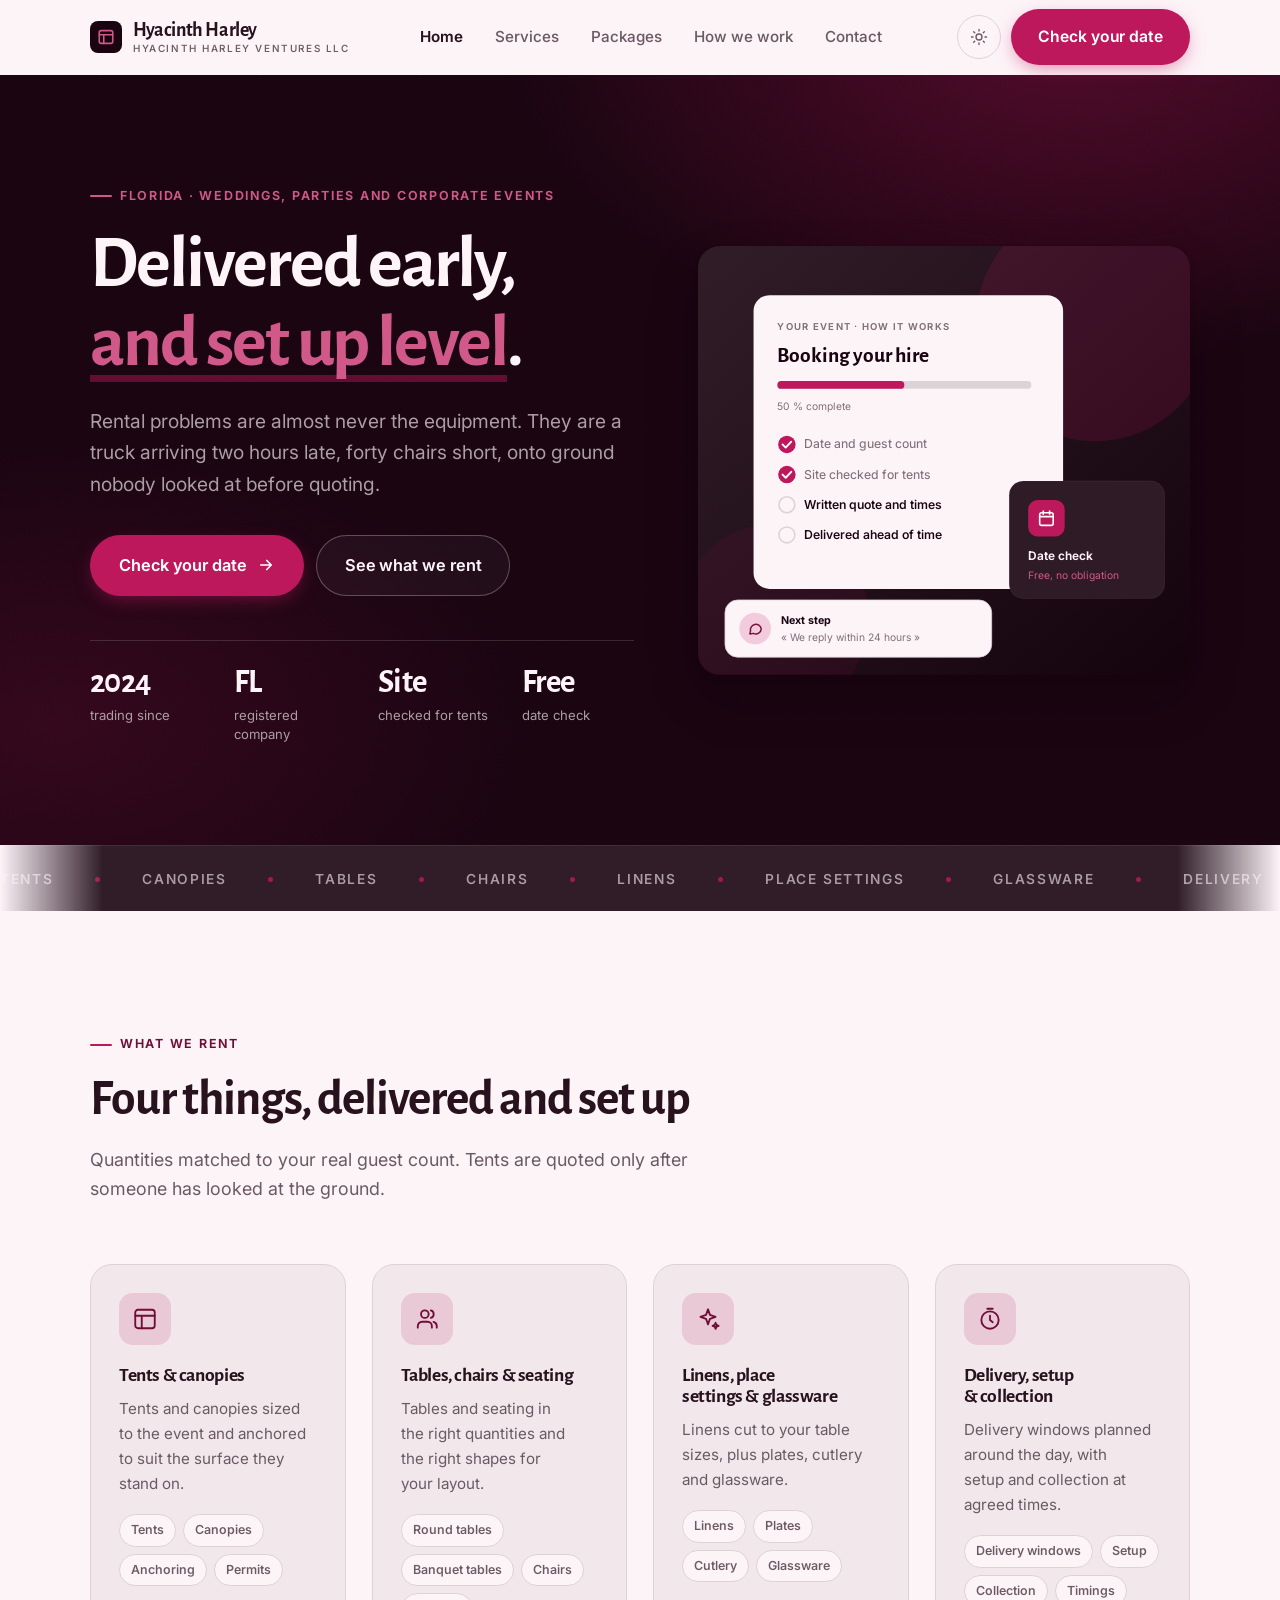
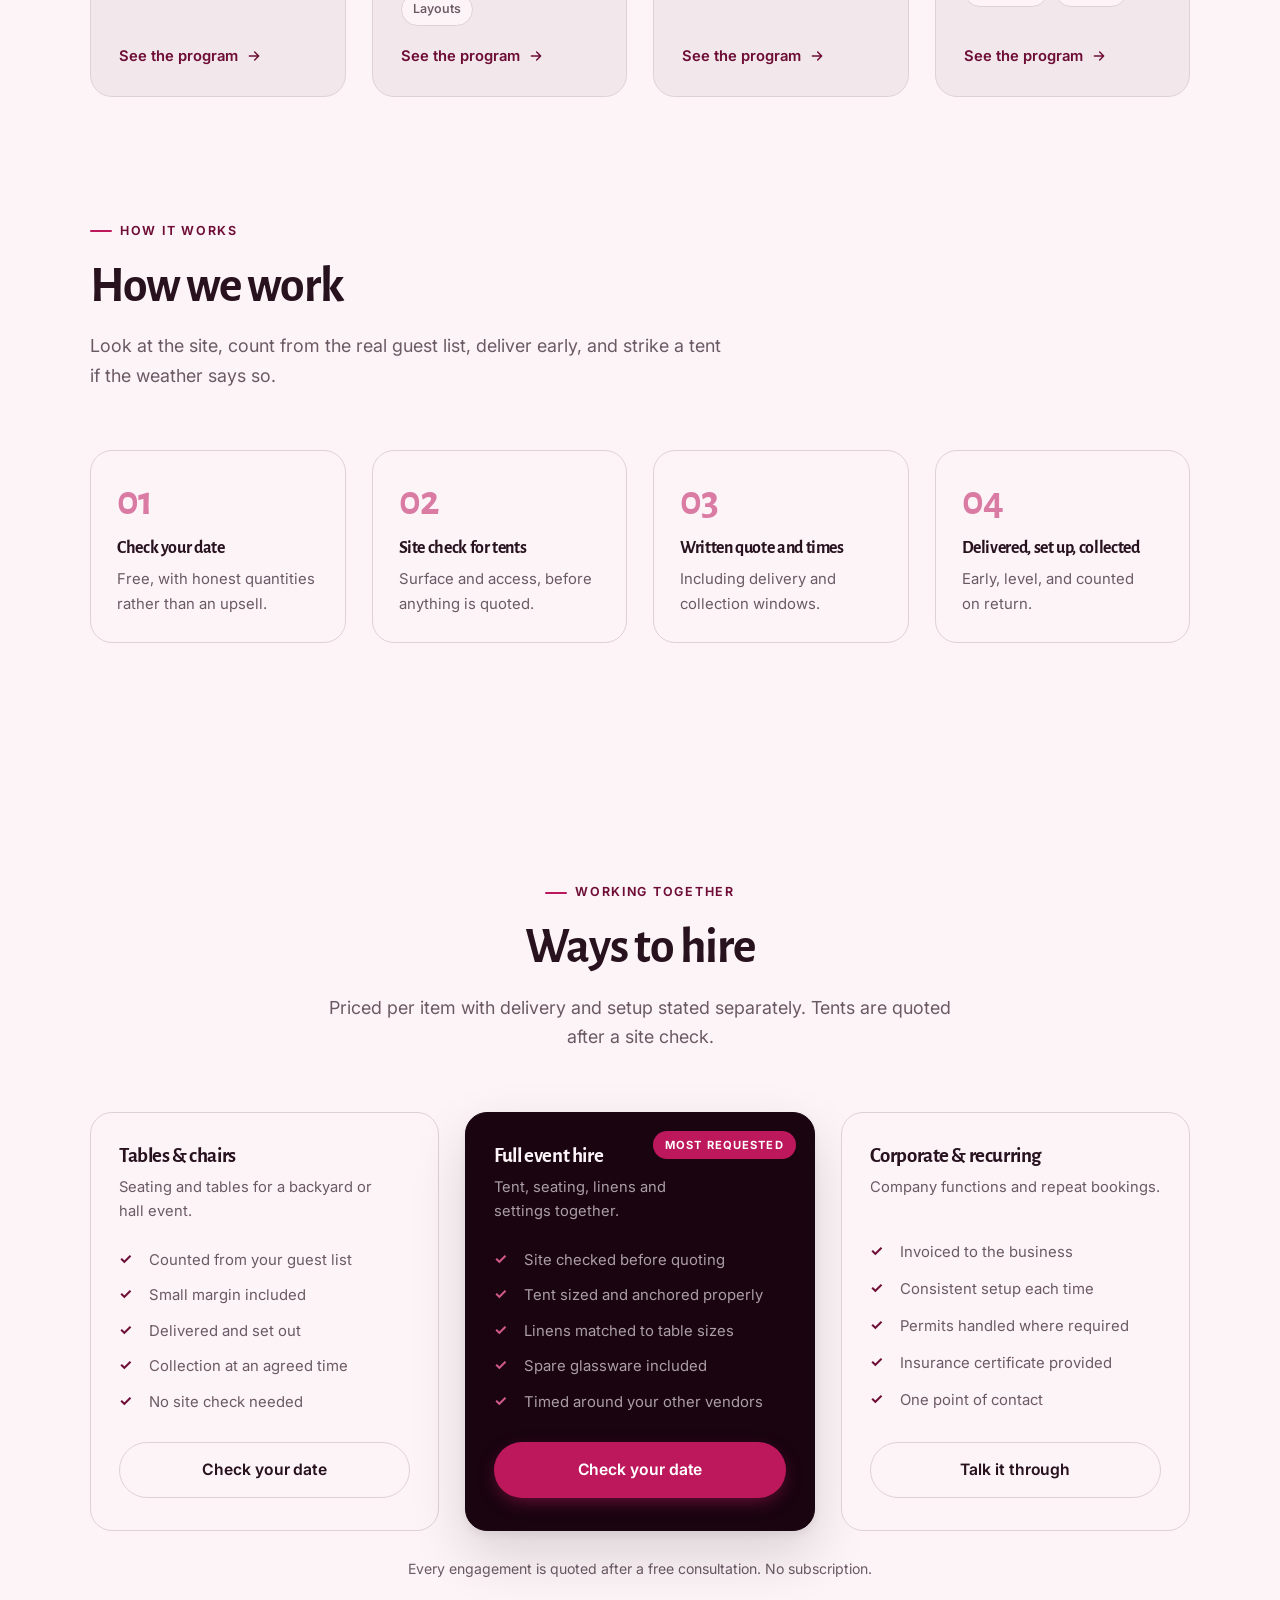
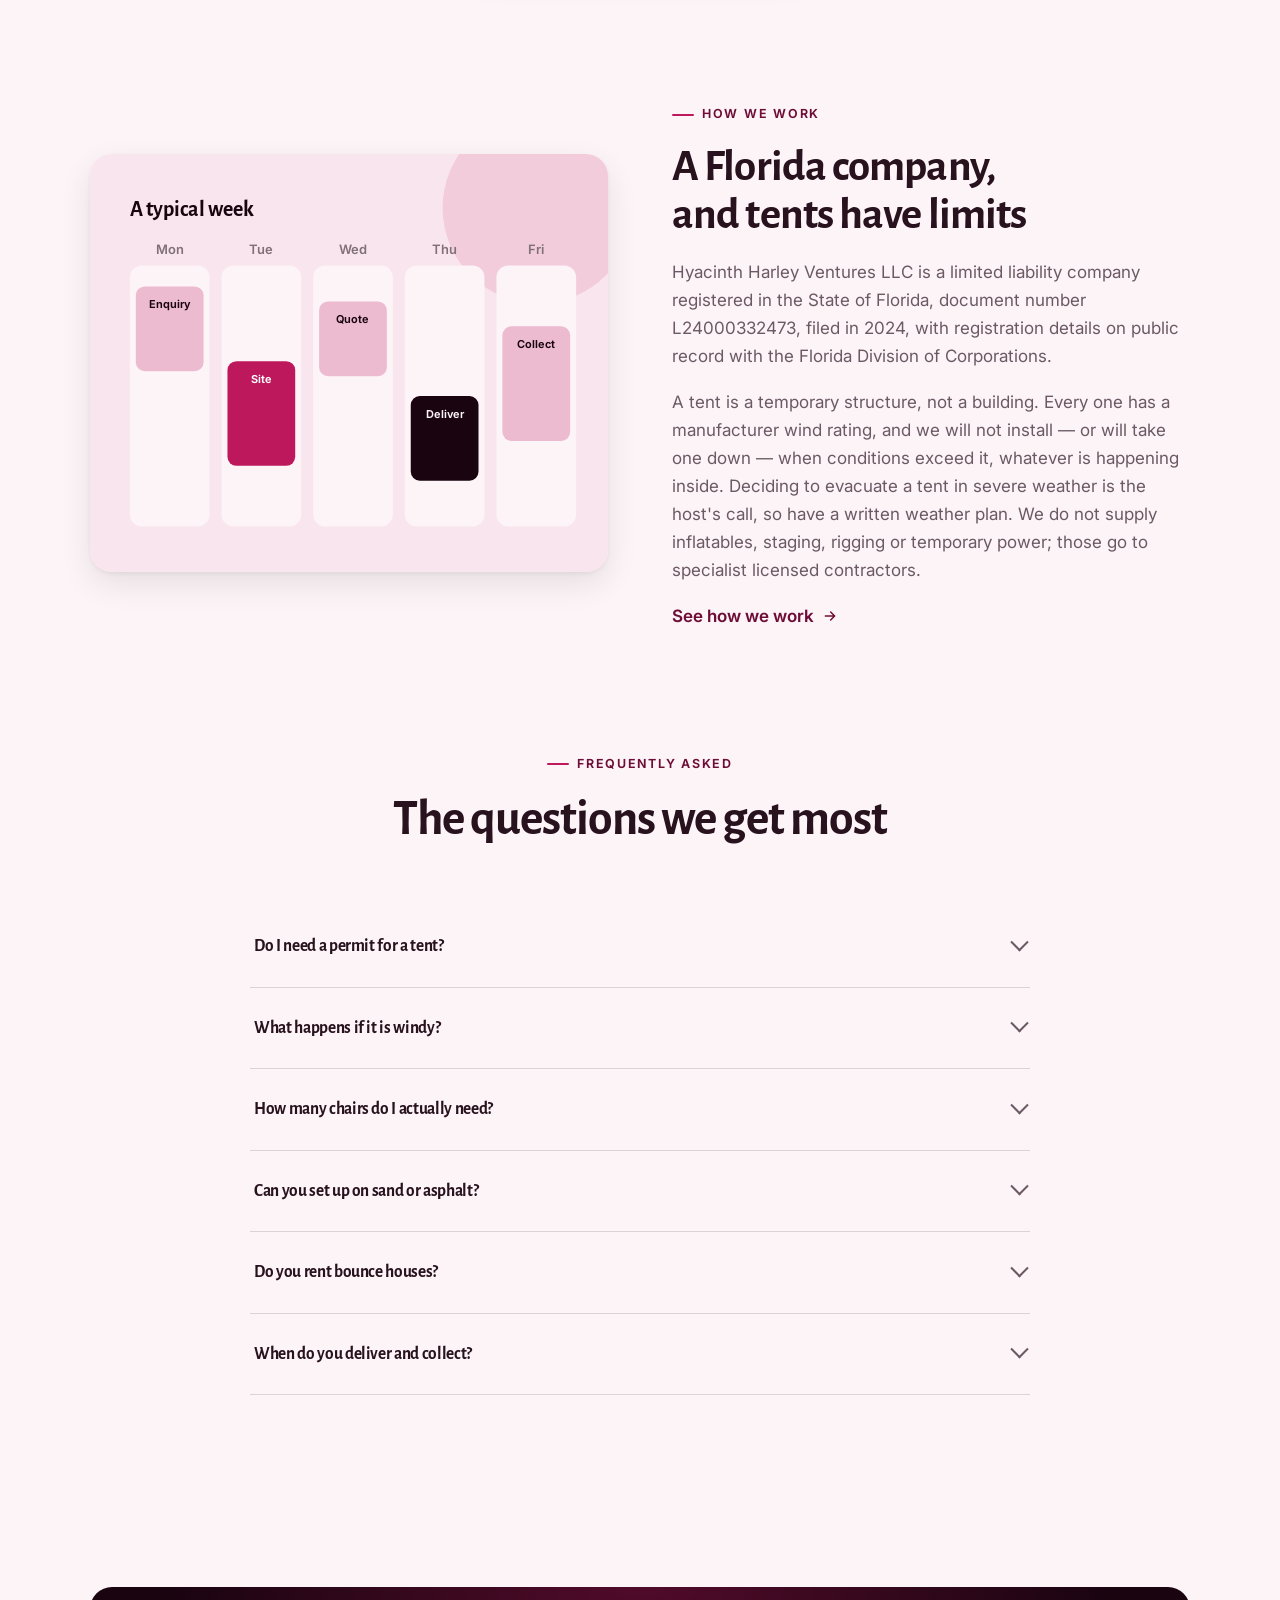
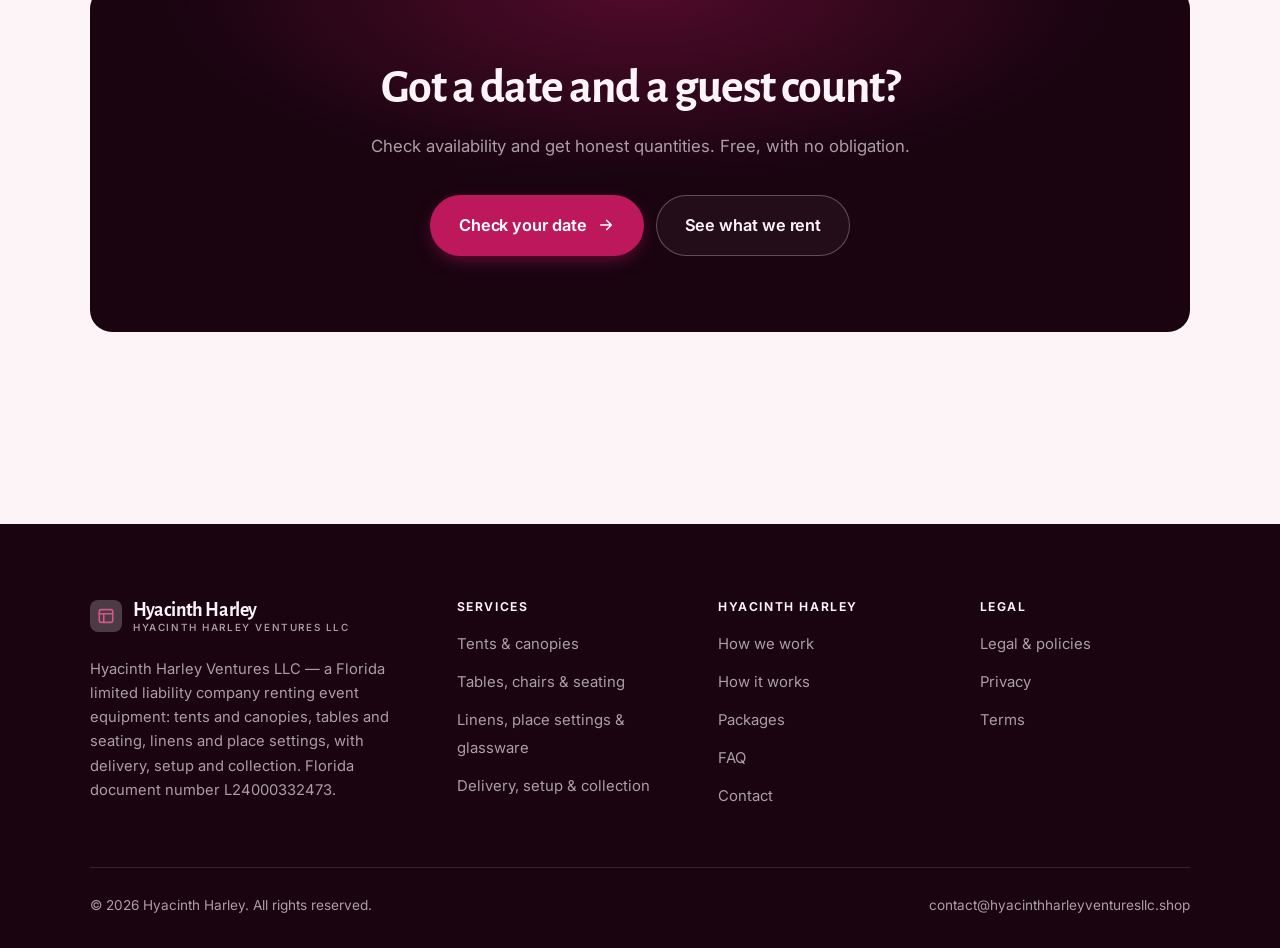
<file: index.html>
<!DOCTYPE html>
<html lang="en" class="no-js">
<head>
<meta charset="utf-8">
<meta name="viewport" content="width=device-width, initial-scale=1">
<title>Hyacinth Harley Ventures LLC — event and party rentals</title>
<meta name="description" content="Hyacinth Harley Ventures LLC, a Florida event rental company: tents and canopies, tables and seating, linens and place settings, delivered, set up and collected.">
<link rel="canonical" href="https://hyacinthharleyventuresllc.shop/">

<meta property="og:type" content="website">
<meta property="og:url" content="https://hyacinthharleyventuresllc.shop/">
<meta property="og:site_name" content="Hyacinth Harley">
<meta property="og:locale" content="en_US">
<meta property="og:title" content="Hyacinth Harley Ventures LLC — event and party rentals">
<meta property="og:description" content="Hyacinth Harley Ventures LLC, a Florida event rental company: tents and canopies, tables and seating, linens and place settings, delivered, set up and collected.">
<meta name="theme-color" content="#190410">

<link rel="icon" href="assets/img/favicon.svg" type="image/svg+xml">
<link rel="preconnect" href="https://fonts.googleapis.com">
<link rel="preconnect" href="https://fonts.gstatic.com" crossorigin>
<link rel="stylesheet" href="https://fonts.googleapis.com/css2?family=Alegreya+Sans:wght@400;500;700&family=Inter:wght@400..700&display=swap">
<link rel="stylesheet" href="assets/css/style.css">

<!-- Thème appliqué avant le premier rendu (évite le flash) -->
<script>
document.documentElement.classList.remove('no-js');
(function(){try{var t=localStorage.getItem('site-theme');if(t){document.documentElement.setAttribute('data-theme',t);}}catch(e){}})();
</script>
<script type="application/ld+json">
{
  "@context": "https://schema.org",
  "@type": "Organization",
  "name": "Hyacinth Harley",
  "url": "https://hyacinthharleyventuresllc.shop/",
  "email": "contact@hyacinthharleyventuresllc.shop",
  "description": "Hyacinth Harley Ventures LLC, a Florida event rental company: tents and canopies, tables and seating, linens and place settings, delivered, set up and collected.",
  "areaServed": "US",
  "knowsLanguage": "en"
}
</script>
</head>

<body>
<a class="skip-link" href="#main">Skip to main content</a>

<header class="site-header">
  <nav class="wrap nav" aria-label="Main navigation">
    <a class="brand" href="index.html">
      <svg class="brand__mark" viewBox="0 0 64 64" aria-hidden="true">
        <rect class="bm-bg" width="64" height="64" rx="16"/>
        <g class="bm-ic" transform="translate(14 14) scale(1.5)" fill="none" stroke-width="2.1" stroke-linecap="round" stroke-linejoin="round"><rect x="3" y="3.5" width="18" height="17" rx="2.5"/><path d="M3 9h18M9 9v11.5"/></g>
      </svg>
      <span>Hyacinth Harley<span class="brand__sub">Hyacinth Harley Ventures LLC</span></span>
    </a>

    <ul class="nav__links" id="nav-links">
      <li><a href="index.html" aria-current="page">Home</a></li>
      <li><a href="programs.html">Services</a></li>
      <li><a href="index.html#pricing">Packages</a></li>
      <li><a href="about.html">How we work</a></li>
      <li><a href="contact.html">Contact</a></li>
      <li><a class="btn btn--primary" href="contact.html">Check your date</a></li>
    </ul>

    <div class="nav__cta">
      <button class="theme-toggle" type="button" aria-label="Switch to dark theme">
        <svg class="icon-sun" viewBox="0 0 24 24" fill="none" stroke="currentColor" stroke-width="1.8" stroke-linecap="round" aria-hidden="true"><circle cx="12" cy="12" r="4"/><path d="M12 2v2m0 16v2M2 12h2m16 0h2M4.9 4.9l1.4 1.4m11.4 11.4 1.4 1.4M19.1 4.9l-1.4 1.4M6.3 17.7l-1.4 1.4"/></svg>
        <svg class="icon-moon" viewBox="0 0 24 24" fill="none" stroke="currentColor" stroke-width="1.8" stroke-linecap="round" stroke-linejoin="round" aria-hidden="true"><path d="M21 12.8A9 9 0 1 1 11.2 3a7 7 0 0 0 9.8 9.8z"/></svg>
      </button>
      <a class="btn btn--primary" href="contact.html">Check your date</a>
      <button class="nav__toggle" type="button" aria-expanded="false" aria-controls="nav-links" aria-label="Open menu">
        <svg class="icon-open" viewBox="0 0 24 24" fill="none" stroke="currentColor" stroke-width="2" stroke-linecap="round" aria-hidden="true"><path d="M3 6h18M3 12h18M3 18h18"/></svg>
        <svg class="icon-close" viewBox="0 0 24 24" fill="none" stroke="currentColor" stroke-width="2" stroke-linecap="round" aria-hidden="true"><path d="M6 6l12 12M18 6L6 18"/></svg>
      </button>
    </div>
  </nav>
</header>

<main id="main">

<section class="hero">
  <div class="wrap hero__inner">
    <div>
      <span class="eyebrow hero__eyebrow">Florida · Weddings, parties and corporate events</span>
      <h1>Delivered early,<br> <em>and set up level</em>.</h1>
      <p class="hero__lede">Rental problems are almost never the equipment. They are a truck arriving two hours late, forty chairs short, onto ground nobody looked at before quoting.</p>

      <div class="hero__actions">
        <a class="btn btn--primary btn--lg" href="contact.html">Check your date <svg viewBox="0 0 24 24" fill="none" stroke="currentColor" stroke-width="2.2" stroke-linecap="round" stroke-linejoin="round" aria-hidden="true"><path d="M5 12h14M13 6l6 6-6 6"/></svg></a>
        <a class="btn btn--on-dark btn--lg" href="programs.html">See what we rent</a>
      </div>

      <ul class="hero__proof">
        <li><span class="stat__num">2024</span><span class="stat__label">trading since</span></li>
        <li><span class="stat__num">FL</span><span class="stat__label">registered company</span></li>
        <li><span class="stat__num">Site</span><span class="stat__label">checked for tents</span></li>
        <li><span class="stat__num">Free</span><span class="stat__label">date check</span></li>
      </ul>
    </div>

    <div class="hero__art">
      <svg viewBox="0 0 620 540" role="img" aria-label="How an equipment hire with Hyacinth Harley works, from date check to delivery.">
        <defs>
          <linearGradient id="hbg" x1="0" y1="0" x2="1" y2="1">
            <stop offset="0" stop-color="#301d28"/><stop offset="1" stop-color="#14030d"/>
          </linearGradient>
        </defs>
        <rect width="620" height="540" rx="22" fill="url(#hbg)"/>
        <circle cx="500" cy="96" r="150" fill="#be185d" opacity=".16"/>
        <circle cx="96" cy="470" r="120" fill="#be185d" opacity=".08"/>

        <g style="font-family: var(--font-body)">
          <!-- Carte programme -->
          <rect x="70" y="62" width="390" height="370" rx="20" fill="#fdf4f8"/>
          <text x="100" y="106" font-size="12" font-weight="650" letter-spacing="1.6" fill="#807078">YOUR EVENT · HOW IT WORKS</text>
          <text x="100" y="146" font-size="27" font-weight="700" fill="#190410" style="font-family: var(--font-display)">Booking your hire</text>
          <rect x="100" y="170" width="320" height="10" rx="5" fill="#ddd2d8"/>
          <rect x="100" y="170" width="160" height="10" rx="5" fill="#be185d"/>
          <text x="100" y="206" font-size="13" fill="#807078">50 % complete</text>
          <circle cx="112" cy="250" r="11" fill="#be185d"/><path d="M106.5 250l4 4 7-7.5" fill="none" stroke="#ffffff" stroke-width="2.4" stroke-linecap="round" stroke-linejoin="round"/><text x="134" y="255" font-size="15.5" fill="#807078" font-weight="450">Date and guest count</text>
          <circle cx="112" cy="288" r="11" fill="#be185d"/><path d="M106.5 288l4 4 7-7.5" fill="none" stroke="#ffffff" stroke-width="2.4" stroke-linecap="round" stroke-linejoin="round"/><text x="134" y="293" font-size="15.5" fill="#807078" font-weight="450">Site checked for tents</text>
          <circle cx="112" cy="326" r="10" fill="none" stroke="#ddd2d8" stroke-width="2"/><text x="134" y="331" font-size="15.5" fill="#190410" font-weight="560">Written quote and times</text>
          <circle cx="112" cy="364" r="10" fill="none" stroke="#ddd2d8" stroke-width="2"/><text x="134" y="369" font-size="15.5" fill="#190410" font-weight="560">Delivered ahead of time</text>

          <!-- Carte séance -->
          <rect x="392" y="296" width="196" height="148" rx="18" fill="#2e1b26" stroke="#ffffff" stroke-opacity=".08"/>
          <rect x="416" y="320" width="46" height="46" rx="12" fill="#be185d"/>
          <g transform="translate(427 331)" fill="none" stroke="#ffffff" color="#ffffff" stroke-width="2" stroke-linecap="round" stroke-linejoin="round"><rect x="3.5" y="5" width="17" height="16" rx="2.5"/><path d="M8 3v4M16 3v4M3.5 10h17"/></g>
          <text x="416" y="396" font-size="15" font-weight="650" fill="#fdf4f8">Date check</text>
          <text x="416" y="420" font-size="13" fill="#d0598a">Free, no obligation</text>

          <!-- Retour du coach -->
          <rect x="34" y="446" width="336" height="72" rx="16" fill="#fdf4f8" stroke="#ddd2d8"/>
          <circle cx="72" cy="482" r="20" fill="#f2ccdc"/>
          <g transform="translate(62 472) scale(.84)" fill="none" stroke="#7c103c" stroke-width="2.2" stroke-linecap="round" stroke-linejoin="round"><path d="M21 12a8 8 0 0 1-11.6 7.1L4 20l1-4.6A8 8 0 1 1 21 12z"/></g>
          <text x="104" y="476" font-size="13.5" font-weight="700" fill="#190410">Next step</text>
          <text x="104" y="498" font-size="13" fill="#807078">« We reply within 24 hours »</text>
        </g>
      </svg>
    </div>
  </div>
</section>

<div class="marquee" aria-hidden="true">
  <div class="marquee__track"><span>Tents</span><span>Canopies</span><span>Tables</span><span>Chairs</span><span>Linens</span><span>Place settings</span><span>Glassware</span><span>Delivery</span><span>Setup</span><span>Collection</span><span>Tents</span><span>Canopies</span><span>Tables</span><span>Chairs</span><span>Linens</span><span>Place settings</span><span>Glassware</span><span>Delivery</span><span>Setup</span><span>Collection</span></div>
</div>

<section class="section wrap" id="programs">
  <div class="section-head reveal">
    <span class="eyebrow">What we rent</span>
    <h2>Four things, delivered and set up</h2>
    <p>Quantities matched to your real guest count. Tents are quoted only after someone has looked at the ground.</p>
  </div>
  <div class="grid grid--4 reveal-group">
    <a class="card" href="programs.html#tents">
      <div class="card__icon"><svg viewBox="0 0 24 24" fill="none" stroke="currentColor" stroke-width="1.7" stroke-linecap="round" stroke-linejoin="round" aria-hidden="true"><rect x="3" y="3.5" width="18" height="17" rx="2.5"/><path d="M3 9h18M9 9v11.5"/></svg></div>
      <h3>Tents &amp; canopies</h3>
      <p>Tents and canopies sized to the event and anchored to suit the surface they stand on.</p>
      <ul class="tags"><li>Tents</li><li>Canopies</li><li>Anchoring</li><li>Permits</li></ul>
      <span class="arrow-link">See the program <svg viewBox="0 0 24 24" fill="none" stroke="currentColor" stroke-width="2.2" stroke-linecap="round" stroke-linejoin="round" aria-hidden="true"><path d="M5 12h14M13 6l6 6-6 6"/></svg></span>
    </a>
    <a class="card" href="programs.html#seating">
      <div class="card__icon"><svg viewBox="0 0 24 24" fill="none" stroke="currentColor" stroke-width="1.7" stroke-linecap="round" stroke-linejoin="round" aria-hidden="true"><path d="M16.5 20v-1.5a4 4 0 0 0-4-4h-5a4 4 0 0 0-4 4V20"/><circle cx="10" cy="7.5" r="3.5"/><path d="M21 20v-1.5a4 4 0 0 0-3-3.9M15.5 4.1a3.5 3.5 0 0 1 0 6.8"/></svg></div>
      <h3>Tables, chairs &amp; seating</h3>
      <p>Tables and seating in the right quantities and the right shapes for your layout.</p>
      <ul class="tags"><li>Round tables</li><li>Banquet tables</li><li>Chairs</li><li>Layouts</li></ul>
      <span class="arrow-link">See the program <svg viewBox="0 0 24 24" fill="none" stroke="currentColor" stroke-width="2.2" stroke-linecap="round" stroke-linejoin="round" aria-hidden="true"><path d="M5 12h14M13 6l6 6-6 6"/></svg></span>
    </a>
    <a class="card" href="programs.html#linens">
      <div class="card__icon"><svg viewBox="0 0 24 24" fill="none" stroke="currentColor" stroke-width="1.7" stroke-linecap="round" stroke-linejoin="round" aria-hidden="true"><path d="M12 3l1.8 5.2L19 10l-5.2 1.8L12 17l-1.8-5.2L5 10l5.2-1.8zM19 15.5l.8 2 2 .8-2 .8-.8 2-.8-2-2-.8 2-.8z"/></svg></div>
      <h3>Linens, place settings &amp; glassware</h3>
      <p>Linens cut to your table sizes, plus plates, cutlery and glassware.</p>
      <ul class="tags"><li>Linens</li><li>Plates</li><li>Cutlery</li><li>Glassware</li></ul>
      <span class="arrow-link">See the program <svg viewBox="0 0 24 24" fill="none" stroke="currentColor" stroke-width="2.2" stroke-linecap="round" stroke-linejoin="round" aria-hidden="true"><path d="M5 12h14M13 6l6 6-6 6"/></svg></span>
    </a>
    <a class="card" href="programs.html#logistics">
      <div class="card__icon"><svg viewBox="0 0 24 24" fill="none" stroke="currentColor" stroke-width="1.7" stroke-linecap="round" stroke-linejoin="round" aria-hidden="true"><circle cx="12" cy="13" r="8"/><path d="M12 9v4l2.5 2M9.5 2.5h5"/></svg></div>
      <h3>Delivery, setup &amp; collection</h3>
      <p>Delivery windows planned around the day, with setup and collection at agreed times.</p>
      <ul class="tags"><li>Delivery windows</li><li>Setup</li><li>Collection</li><li>Timings</li></ul>
      <span class="arrow-link">See the program <svg viewBox="0 0 24 24" fill="none" stroke="currentColor" stroke-width="2.2" stroke-linecap="round" stroke-linejoin="round" aria-hidden="true"><path d="M5 12h14M13 6l6 6-6 6"/></svg></span>
    </a>
  </div>
</section>

<section class="section section--flush wrap" id="how-it-works">
  <div class="section-head reveal">
    <span class="eyebrow">How it works</span>
    <h2>How we work</h2>
    <p>Look at the site, count from the real guest list, deliver early, and strike a tent if the weather says so.</p>
  </div>
  <div class="grid grid--4 steps reveal-group">
    <article class="step">
      <h3>Check your date</h3>
      <p>Free, with honest quantities rather than an upsell.</p>
    </article>
    <article class="step">
      <h3>Site check for tents</h3>
      <p>Surface and access, before anything is quoted.</p>
    </article>
    <article class="step">
      <h3>Written quote and times</h3>
      <p>Including delivery and collection windows.</p>
    </article>
    <article class="step">
      <h3>Delivered, set up, collected</h3>
      <p>Early, level, and counted on return.</p>
    </article>
  </div>
</section>

<section class="section wrap" id="pricing">
  <div class="section-head section-head--center reveal">
    <span class="eyebrow">Working together</span>
    <h2>Ways to hire</h2>
    <p>Priced per item with delivery and setup stated separately. Tents are quoted after a site check.</p>
  </div>
  <div class="grid grid--3 plans reveal-group">
    <article class="plan">
      
      <h3>Tables &amp; chairs</h3>
      <p class="plan__desc">Seating and tables for a backyard or hall event.</p>
      
      <ul class="plan__features">
        <li>Counted from your guest list</li>
        <li>Small margin included</li>
        <li>Delivered and set out</li>
        <li>Collection at an agreed time</li>
        <li>No site check needed</li>
      </ul>
      <a class="btn btn--ghost btn--block" href="contact.html">Check your date</a>
    </article>
    <article class="plan plan--featured">
      <span class="plan__tag">Most requested</span>
      <h3>Full event hire</h3>
      <p class="plan__desc">Tent, seating, linens and settings together.</p>
      
      <ul class="plan__features">
        <li>Site checked before quoting</li>
        <li>Tent sized and anchored properly</li>
        <li>Linens matched to table sizes</li>
        <li>Spare glassware included</li>
        <li>Timed around your other vendors</li>
      </ul>
      <a class="btn btn--primary btn--block" href="contact.html">Check your date</a>
    </article>
    <article class="plan">
      
      <h3>Corporate &amp; recurring</h3>
      <p class="plan__desc">Company functions and repeat bookings.</p>
      
      <ul class="plan__features">
        <li>Invoiced to the business</li>
        <li>Consistent setup each time</li>
        <li>Permits handled where required</li>
        <li>Insurance certificate provided</li>
        <li>One point of contact</li>
      </ul>
      <a class="btn btn--ghost btn--block" href="contact.html">Talk it through</a>
    </article>
  </div>
  <p class="plans-note">Every engagement is quoted after a free consultation. No subscription.</p>
</section>

<section class="section section--flush wrap">
  <div class="split reveal">
    <div class="split__art">
      <svg viewBox="0 0 520 420" role="img" aria-label="Example of a typical week: Enquiry, Site, Quote, Deliver, Collect.">
        <rect width="520" height="420" rx="20" fill="#f9e5ed"/>
        <circle cx="450" cy="54" r="96" fill="#be185d" opacity=".12"/>
        <g style="font-family: var(--font-body)">
        <text x="40" y="62" font-size="22" font-weight="700" fill="#190410" style="font-family: var(--font-display)">A typical week</text>
        <text x="80" y="100" text-anchor="middle" font-size="13" font-weight="600" fill="#807078">Mon</text>
        <rect x="40" y="112" width="80" height="262" rx="12" fill="#fdf4f8"/>
        <rect x="46" y="133" width="68" height="85" rx="9" fill="#edbbd0"/>
        <text x="80" y="155" text-anchor="middle" font-size="11" font-weight="650" fill="#190410">Enquiry</text>
        <text x="172" y="100" text-anchor="middle" font-size="13" font-weight="600" fill="#807078">Tue</text>
        <rect x="132" y="112" width="80" height="262" rx="12" fill="#fdf4f8"/>
        <rect x="138" y="208" width="68" height="105" rx="9" fill="#be185d"/>
        <text x="172" y="230" text-anchor="middle" font-size="11" font-weight="650" fill="#ffffff">Site</text>
        <text x="264" y="100" text-anchor="middle" font-size="13" font-weight="600" fill="#807078">Wed</text>
        <rect x="224" y="112" width="80" height="262" rx="12" fill="#fdf4f8"/>
        <rect x="230" y="148" width="68" height="75" rx="9" fill="#edbbd0"/>
        <text x="264" y="170" text-anchor="middle" font-size="11" font-weight="650" fill="#190410">Quote</text>
        <text x="356" y="100" text-anchor="middle" font-size="13" font-weight="600" fill="#807078">Thu</text>
        <rect x="316" y="112" width="80" height="262" rx="12" fill="#fdf4f8"/>
        <rect x="322" y="243" width="68" height="85" rx="9" fill="#190410"/>
        <text x="356" y="265" text-anchor="middle" font-size="11" font-weight="650" fill="#fdf4f8">Deliver</text>
        <text x="448" y="100" text-anchor="middle" font-size="13" font-weight="600" fill="#807078">Fri</text>
        <rect x="408" y="112" width="80" height="262" rx="12" fill="#fdf4f8"/>
        <rect x="414" y="173" width="68" height="115" rx="9" fill="#edbbd0"/>
        <text x="448" y="195" text-anchor="middle" font-size="11" font-weight="650" fill="#190410">Collect</text>
        </g>
      </svg>
    </div>
    <div>
      <span class="eyebrow">How we work</span>
      <h2>A Florida company, and tents have limits</h2>
      <p>Hyacinth Harley Ventures LLC is a limited liability company registered in the State of Florida, document number L24000332473, filed in 2024, with registration details on public record with the Florida Division of Corporations.</p>
      <p>A tent is a temporary structure, not a building. Every one has a manufacturer wind rating, and we will not install — or will take one down — when conditions exceed it, whatever is happening inside. Deciding to evacuate a tent in severe weather is the host's call, so have a written weather plan. We do not supply inflatables, staging, rigging or temporary power; those go to specialist licensed contractors.</p>
      <p><a class="arrow-link" href="about.html">See how we work <svg viewBox="0 0 24 24" fill="none" stroke="currentColor" stroke-width="2.2" stroke-linecap="round" stroke-linejoin="round" aria-hidden="true"><path d="M5 12h14M13 6l6 6-6 6"/></svg></a></p>
    </div>
  </div>
</section>

<section class="section section--flush wrap" id="faq">
  <div class="section-head section-head--center reveal">
    <span class="eyebrow">Frequently asked</span>
    <h2>The questions we get most</h2>
  </div>
  <div class="faq reveal">
    <details>
      <summary>Do I need a permit for a tent?</summary>
      <p>Often, for larger tents or public events, including a fire marshal inspection. We check and arrange it in advance rather than letting it surface on the day.</p>
    </details>
    <details>
      <summary>What happens if it is windy?</summary>
      <p>Tents have wind ratings and we respect them. We will not install in conditions beyond the rating, and we will strike one if the forecast turns. That is not negotiable.</p>
    </details>
    <details>
      <summary>How many chairs do I actually need?</summary>
      <p>We work from your guest list and add a small margin, because someone always brings a plus one. We would rather send five spare than leave five people standing.</p>
    </details>
    <details>
      <summary>Can you set up on sand or asphalt?</summary>
      <p>Yes, with the right anchoring, which is exactly why we look at the site before quoting a tent.</p>
    </details>
    <details>
      <summary>Do you rent bounce houses?</summary>
      <p>No. Inflatable amusement devices are a specialist category and we refer those elsewhere.</p>
    </details>
    <details>
      <summary>When do you deliver and collect?</summary>
      <p>At agreed windows, and we aim to be ahead of your other vendors. Timing is stated in the quote, not left vague.</p>
    </details>
  </div>
</section>

<section class="wrap section--tight">
  <div class="cta-band reveal">
    <h2>Got a date and a guest count?</h2>
    <p>Check availability and get honest quantities. Free, with no obligation.</p>
    <div class="hero__actions">
      <a class="btn btn--primary btn--lg" href="contact.html">Check your date <svg viewBox="0 0 24 24" fill="none" stroke="currentColor" stroke-width="2.2" stroke-linecap="round" stroke-linejoin="round" aria-hidden="true"><path d="M5 12h14M13 6l6 6-6 6"/></svg></a>
      <a class="btn btn--on-dark btn--lg" href="programs.html">See what we rent</a>
    </div>
  </div>
</section>

</main>

<footer class="site-footer">
  <div class="wrap">
    <div class="footer__grid">
      <div class="footer__brand">
        <a class="brand" href="index.html">
          <svg class="brand__mark" viewBox="0 0 64 64" aria-hidden="true">
        <rect class="bm-bg" width="64" height="64" rx="16"/>
        <g class="bm-ic" transform="translate(14 14) scale(1.5)" fill="none" stroke-width="2.1" stroke-linecap="round" stroke-linejoin="round"><rect x="3" y="3.5" width="18" height="17" rx="2.5"/><path d="M3 9h18M9 9v11.5"/></g>
      </svg>
          <span>Hyacinth Harley<span class="brand__sub">Hyacinth Harley Ventures LLC</span></span>
        </a>
        <p>Hyacinth Harley Ventures LLC — a Florida limited liability company renting event equipment: tents and canopies, tables and seating, linens and place settings, with delivery, setup and collection. Florida document number L24000332473.</p>
      </div>

      <div class="footer__col">
        <h4>Services</h4>
        <ul>
          <li><a href="programs.html#tents">Tents &amp; canopies</a></li>
          <li><a href="programs.html#seating">Tables, chairs &amp; seating</a></li>
          <li><a href="programs.html#linens">Linens, place settings &amp; glassware</a></li>
          <li><a href="programs.html#logistics">Delivery, setup &amp; collection</a></li>
        </ul>
      </div>

      <div class="footer__col">
        <h4>Hyacinth Harley</h4>
        <ul>
          <li><a href="about.html">How we work</a></li>
          <li><a href="index.html#how-it-works">How it works</a></li>
          <li><a href="index.html#pricing">Packages</a></li>
          <li><a href="index.html#faq">FAQ</a></li>
          <li><a href="contact.html">Contact</a></li>
        </ul>
      </div>

      <div class="footer__col">
        <h4>Legal</h4>
        <ul>
          <li><a href="legal.html">Legal &amp; policies</a></li>
          <li><a href="legal.html#privacy">Privacy</a></li>
          <li><a href="legal.html#terms">Terms</a></li>
        </ul>
      </div>
    </div>

    <div class="footer__bottom">
      <p>© <span data-year>2026</span> Hyacinth Harley. All rights reserved.</p>
      <p><a href="mailto:contact@hyacinthharleyventuresllc.shop">contact@hyacinthharleyventuresllc.shop</a></p>
    </div>
  </div>
</footer>

<script src="assets/js/main.js" defer></script>
</body>
</html>
</file>
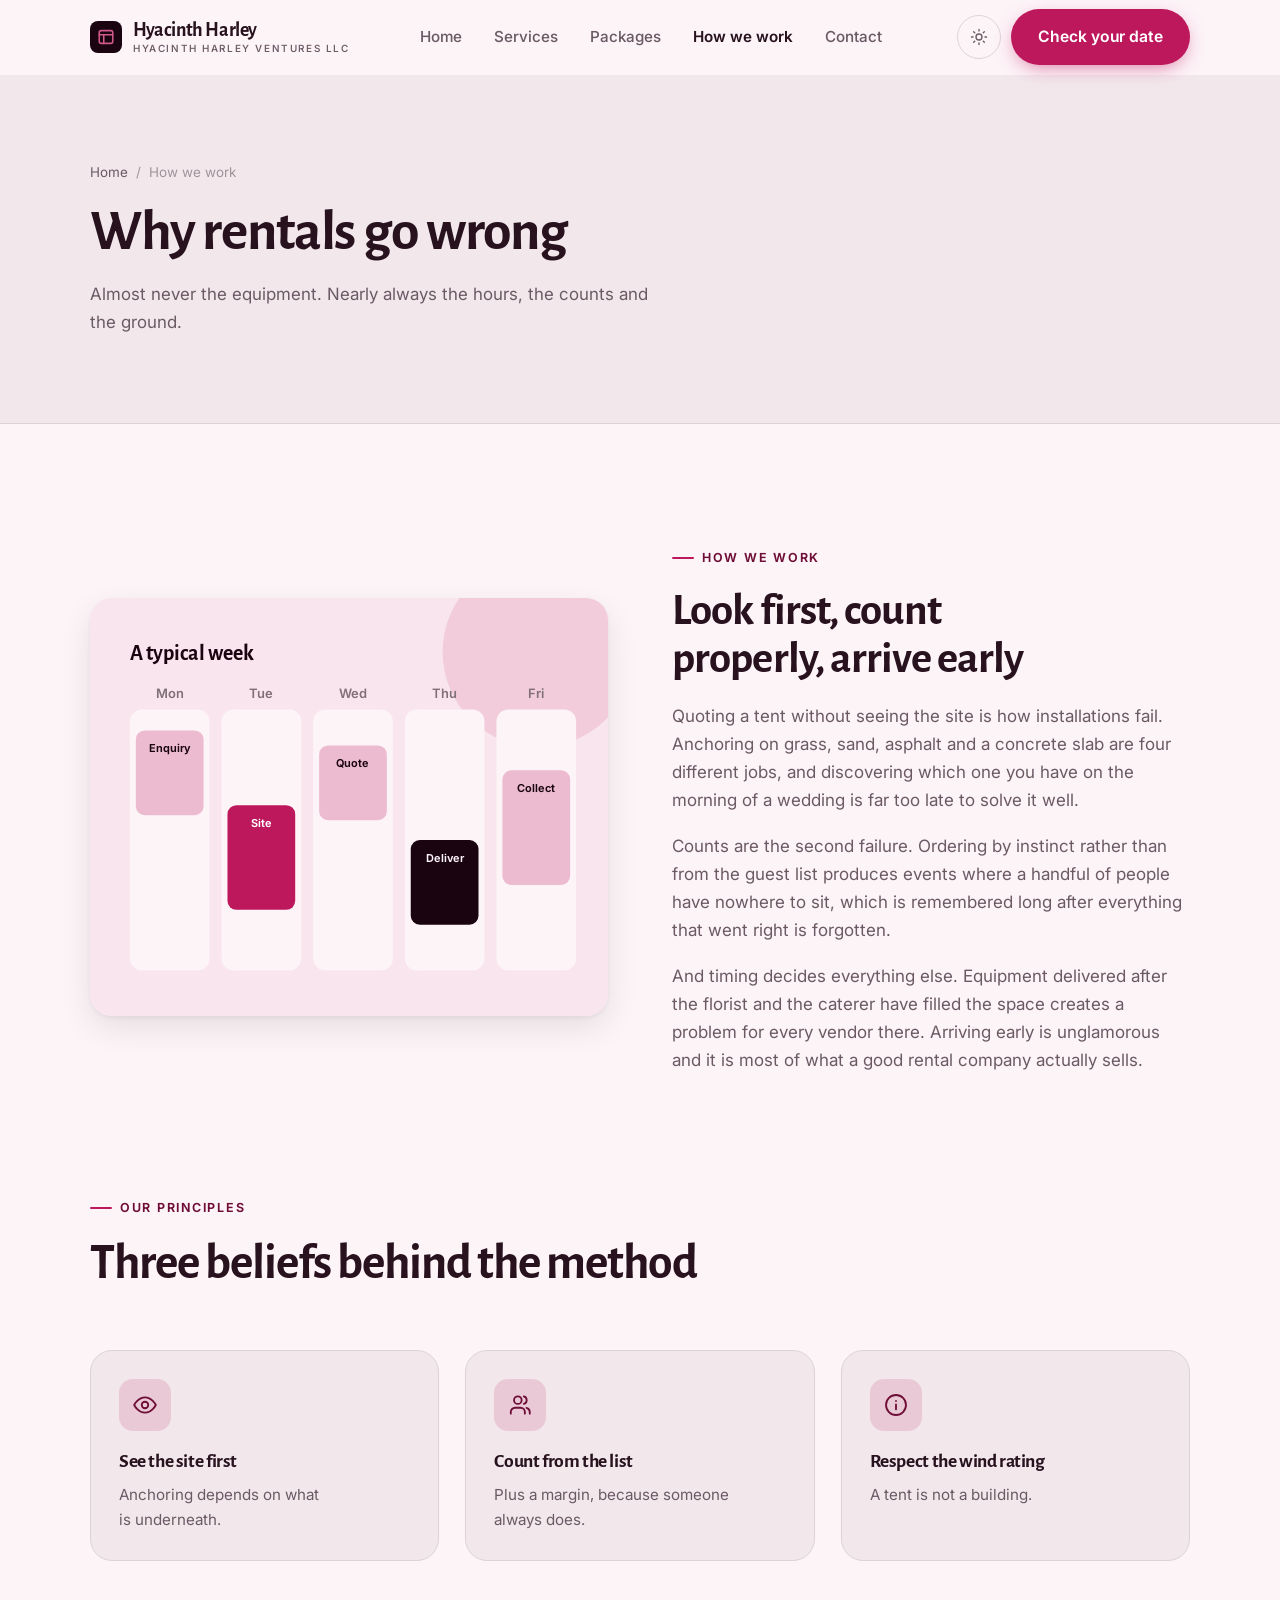
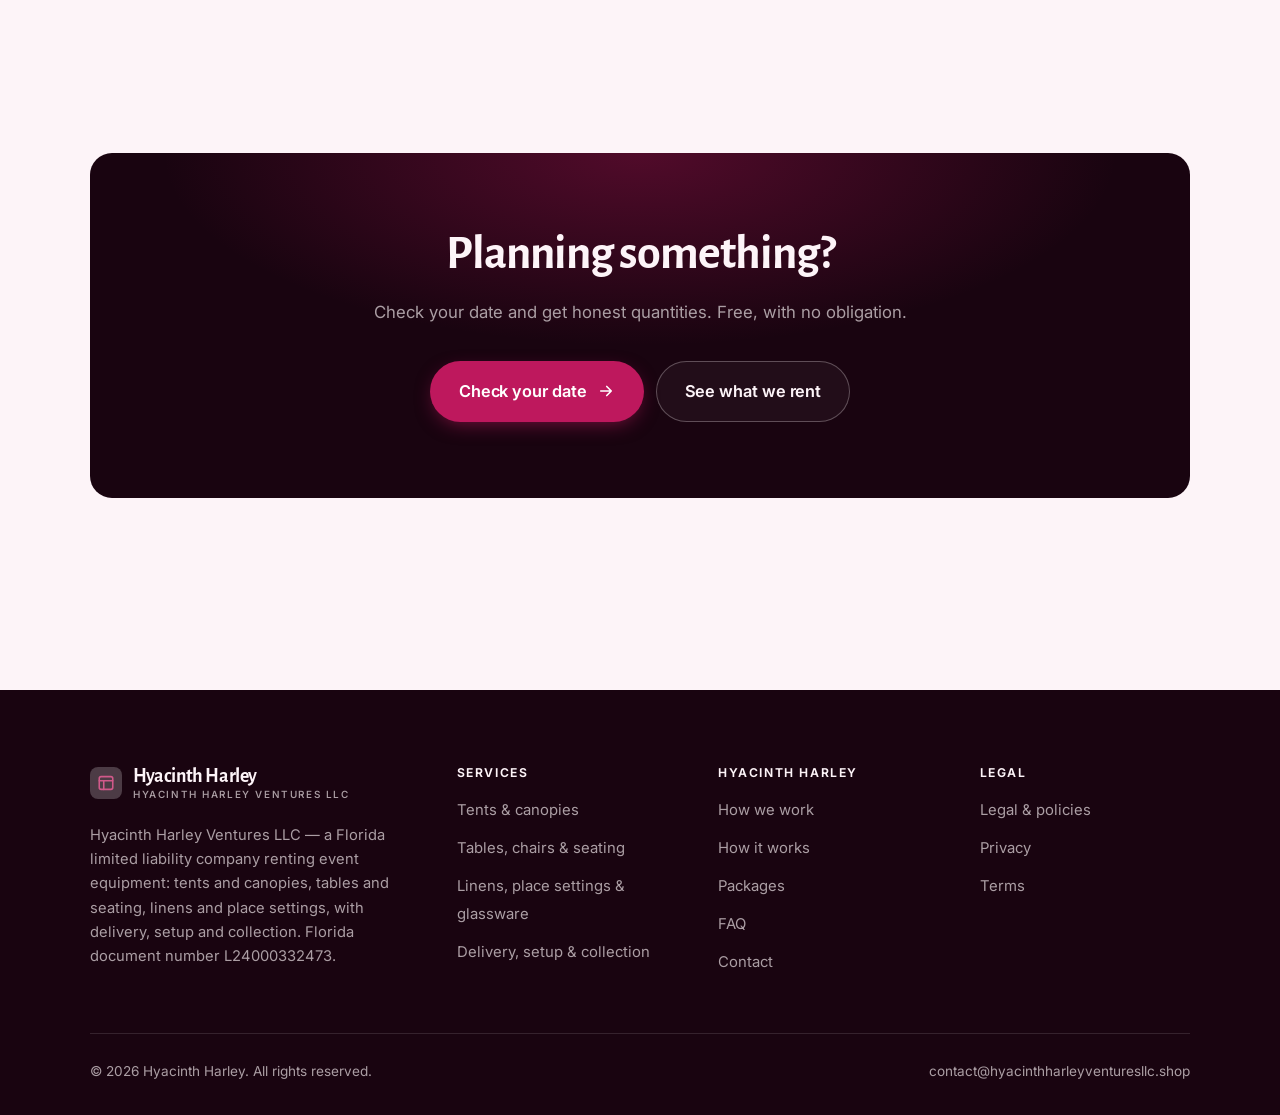
<file: about.html>
<!DOCTYPE html>
<html lang="en" class="no-js">
<head>
<meta charset="utf-8">
<meta name="viewport" content="width=device-width, initial-scale=1">
<title>How we work — Hyacinth Harley</title>
<meta name="description" content="About Hyacinth Harley Ventures LLC, a Florida event rental company, document number L24000332473.">
<link rel="canonical" href="https://hyacinthharleyventuresllc.shop/about.html">

<meta property="og:type" content="website">
<meta property="og:url" content="https://hyacinthharleyventuresllc.shop/about.html">
<meta property="og:site_name" content="Hyacinth Harley">
<meta property="og:locale" content="en_US">
<meta property="og:title" content="How we work — Hyacinth Harley">
<meta property="og:description" content="About Hyacinth Harley Ventures LLC, a Florida event rental company, document number L24000332473.">
<meta name="theme-color" content="#190410">

<link rel="icon" href="assets/img/favicon.svg" type="image/svg+xml">
<link rel="preconnect" href="https://fonts.googleapis.com">
<link rel="preconnect" href="https://fonts.gstatic.com" crossorigin>
<link rel="stylesheet" href="https://fonts.googleapis.com/css2?family=Alegreya+Sans:wght@400;500;700&family=Inter:wght@400..700&display=swap">
<link rel="stylesheet" href="assets/css/style.css">

<!-- Thème appliqué avant le premier rendu (évite le flash) -->
<script>
document.documentElement.classList.remove('no-js');
(function(){try{var t=localStorage.getItem('site-theme');if(t){document.documentElement.setAttribute('data-theme',t);}}catch(e){}})();
</script>
</head>

<body>
<a class="skip-link" href="#main">Skip to main content</a>

<header class="site-header">
  <nav class="wrap nav" aria-label="Main navigation">
    <a class="brand" href="index.html">
      <svg class="brand__mark" viewBox="0 0 64 64" aria-hidden="true">
        <rect class="bm-bg" width="64" height="64" rx="16"/>
        <g class="bm-ic" transform="translate(14 14) scale(1.5)" fill="none" stroke-width="2.1" stroke-linecap="round" stroke-linejoin="round"><rect x="3" y="3.5" width="18" height="17" rx="2.5"/><path d="M3 9h18M9 9v11.5"/></g>
      </svg>
      <span>Hyacinth Harley<span class="brand__sub">Hyacinth Harley Ventures LLC</span></span>
    </a>

    <ul class="nav__links" id="nav-links">
      <li><a href="index.html">Home</a></li>
      <li><a href="programs.html">Services</a></li>
      <li><a href="index.html#pricing">Packages</a></li>
      <li><a href="about.html" aria-current="page">How we work</a></li>
      <li><a href="contact.html">Contact</a></li>
      <li><a class="btn btn--primary" href="contact.html">Check your date</a></li>
    </ul>

    <div class="nav__cta">
      <button class="theme-toggle" type="button" aria-label="Switch to dark theme">
        <svg class="icon-sun" viewBox="0 0 24 24" fill="none" stroke="currentColor" stroke-width="1.8" stroke-linecap="round" aria-hidden="true"><circle cx="12" cy="12" r="4"/><path d="M12 2v2m0 16v2M2 12h2m16 0h2M4.9 4.9l1.4 1.4m11.4 11.4 1.4 1.4M19.1 4.9l-1.4 1.4M6.3 17.7l-1.4 1.4"/></svg>
        <svg class="icon-moon" viewBox="0 0 24 24" fill="none" stroke="currentColor" stroke-width="1.8" stroke-linecap="round" stroke-linejoin="round" aria-hidden="true"><path d="M21 12.8A9 9 0 1 1 11.2 3a7 7 0 0 0 9.8 9.8z"/></svg>
      </button>
      <a class="btn btn--primary" href="contact.html">Check your date</a>
      <button class="nav__toggle" type="button" aria-expanded="false" aria-controls="nav-links" aria-label="Open menu">
        <svg class="icon-open" viewBox="0 0 24 24" fill="none" stroke="currentColor" stroke-width="2" stroke-linecap="round" aria-hidden="true"><path d="M3 6h18M3 12h18M3 18h18"/></svg>
        <svg class="icon-close" viewBox="0 0 24 24" fill="none" stroke="currentColor" stroke-width="2" stroke-linecap="round" aria-hidden="true"><path d="M6 6l12 12M18 6L6 18"/></svg>
      </button>
    </div>
  </nav>
</header>

<main id="main">

<section class="page-head">
  <div class="wrap">
    <nav class="breadcrumb" aria-label="Breadcrumb">
      <a href="index.html">Home</a><span>/</span><span aria-current="page">How we work</span>
    </nav>
    <h1>Why rentals go wrong</h1>
    <p>Almost never the equipment. Nearly always the hours, the counts and the ground.</p>
  </div>
</section>

<section class="section wrap">
  <div class="split reveal">
    <div class="split__art">
      <svg viewBox="0 0 520 420" role="img" aria-label="Example of a typical week: Enquiry, Site, Quote, Deliver, Collect.">
        <rect width="520" height="420" rx="20" fill="#f9e5ed"/>
        <circle cx="450" cy="54" r="96" fill="#be185d" opacity=".12"/>
        <g style="font-family: var(--font-body)">
        <text x="40" y="62" font-size="22" font-weight="700" fill="#190410" style="font-family: var(--font-display)">A typical week</text>
        <text x="80" y="100" text-anchor="middle" font-size="13" font-weight="600" fill="#807078">Mon</text>
        <rect x="40" y="112" width="80" height="262" rx="12" fill="#fdf4f8"/>
        <rect x="46" y="133" width="68" height="85" rx="9" fill="#edbbd0"/>
        <text x="80" y="155" text-anchor="middle" font-size="11" font-weight="650" fill="#190410">Enquiry</text>
        <text x="172" y="100" text-anchor="middle" font-size="13" font-weight="600" fill="#807078">Tue</text>
        <rect x="132" y="112" width="80" height="262" rx="12" fill="#fdf4f8"/>
        <rect x="138" y="208" width="68" height="105" rx="9" fill="#be185d"/>
        <text x="172" y="230" text-anchor="middle" font-size="11" font-weight="650" fill="#ffffff">Site</text>
        <text x="264" y="100" text-anchor="middle" font-size="13" font-weight="600" fill="#807078">Wed</text>
        <rect x="224" y="112" width="80" height="262" rx="12" fill="#fdf4f8"/>
        <rect x="230" y="148" width="68" height="75" rx="9" fill="#edbbd0"/>
        <text x="264" y="170" text-anchor="middle" font-size="11" font-weight="650" fill="#190410">Quote</text>
        <text x="356" y="100" text-anchor="middle" font-size="13" font-weight="600" fill="#807078">Thu</text>
        <rect x="316" y="112" width="80" height="262" rx="12" fill="#fdf4f8"/>
        <rect x="322" y="243" width="68" height="85" rx="9" fill="#190410"/>
        <text x="356" y="265" text-anchor="middle" font-size="11" font-weight="650" fill="#fdf4f8">Deliver</text>
        <text x="448" y="100" text-anchor="middle" font-size="13" font-weight="600" fill="#807078">Fri</text>
        <rect x="408" y="112" width="80" height="262" rx="12" fill="#fdf4f8"/>
        <rect x="414" y="173" width="68" height="115" rx="9" fill="#edbbd0"/>
        <text x="448" y="195" text-anchor="middle" font-size="11" font-weight="650" fill="#190410">Collect</text>
        </g>
      </svg>
    </div>
    <div>
      <span class="eyebrow">How we work</span>
      <h2>Look first, count properly, arrive early</h2>
      <p>Quoting a tent without seeing the site is how installations fail. Anchoring on grass, sand, asphalt and a concrete slab are four different jobs, and discovering which one you have on the morning of a wedding is far too late to solve it well.</p>
      <p>Counts are the second failure. Ordering by instinct rather than from the guest list produces events where a handful of people have nowhere to sit, which is remembered long after everything that went right is forgotten.</p>
      <p>And timing decides everything else. Equipment delivered after the florist and the caterer have filled the space creates a problem for every vendor there. Arriving early is unglamorous and it is most of what a good rental company actually sells.</p>
      <!--
        TO DO: add a short introduction of the coach (name, real background),
        with a photo if possible. Do not invent credentials — see README.md.
      -->
    </div>
  </div>
</section>

<section class="section section--flush wrap">
  <div class="section-head reveal">
    <span class="eyebrow">Our principles</span>
    <h2>Three beliefs behind the method</h2>
  </div>
  <div class="grid grid--3 reveal-group">
    <article class="card">
      <div class="card__icon"><svg viewBox="0 0 24 24" fill="none" stroke="currentColor" stroke-width="1.7" stroke-linecap="round" stroke-linejoin="round" aria-hidden="true"><path d="M2 12s3.6-7 10-7 10 7 10 7-3.6 7-10 7S2 12 2 12z"/><circle cx="12" cy="12" r="3"/></svg></div>
      <h3>See the site first</h3>
      <p>Anchoring depends on what is underneath.</p>
    </article>
    <article class="card">
      <div class="card__icon"><svg viewBox="0 0 24 24" fill="none" stroke="currentColor" stroke-width="1.7" stroke-linecap="round" stroke-linejoin="round" aria-hidden="true"><path d="M16.5 20v-1.5a4 4 0 0 0-4-4h-5a4 4 0 0 0-4 4V20"/><circle cx="10" cy="7.5" r="3.5"/><path d="M21 20v-1.5a4 4 0 0 0-3-3.9M15.5 4.1a3.5 3.5 0 0 1 0 6.8"/></svg></div>
      <h3>Count from the list</h3>
      <p>Plus a margin, because someone always does.</p>
    </article>
    <article class="card">
      <div class="card__icon"><svg viewBox="0 0 24 24" fill="none" stroke="currentColor" stroke-width="1.7" stroke-linecap="round" stroke-linejoin="round" aria-hidden="true"><circle cx="12" cy="12" r="9.2"/><path d="M12 16v-4.5M12 8.2v.1"/></svg></div>
      <h3>Respect the wind rating</h3>
      <p>A tent is not a building.</p>
    </article>
  </div>
</section>

<section class="wrap section--tight">
  <div class="cta-band reveal">
    <h2>Planning something?</h2>
    <p>Check your date and get honest quantities. Free, with no obligation.</p>
    <div class="hero__actions">
      <a class="btn btn--primary btn--lg" href="contact.html">Check your date <svg viewBox="0 0 24 24" fill="none" stroke="currentColor" stroke-width="2.2" stroke-linecap="round" stroke-linejoin="round" aria-hidden="true"><path d="M5 12h14M13 6l6 6-6 6"/></svg></a>
      <a class="btn btn--on-dark btn--lg" href="programs.html">See what we rent</a>
    </div>
  </div>
</section>

</main>

<footer class="site-footer">
  <div class="wrap">
    <div class="footer__grid">
      <div class="footer__brand">
        <a class="brand" href="index.html">
          <svg class="brand__mark" viewBox="0 0 64 64" aria-hidden="true">
        <rect class="bm-bg" width="64" height="64" rx="16"/>
        <g class="bm-ic" transform="translate(14 14) scale(1.5)" fill="none" stroke-width="2.1" stroke-linecap="round" stroke-linejoin="round"><rect x="3" y="3.5" width="18" height="17" rx="2.5"/><path d="M3 9h18M9 9v11.5"/></g>
      </svg>
          <span>Hyacinth Harley<span class="brand__sub">Hyacinth Harley Ventures LLC</span></span>
        </a>
        <p>Hyacinth Harley Ventures LLC — a Florida limited liability company renting event equipment: tents and canopies, tables and seating, linens and place settings, with delivery, setup and collection. Florida document number L24000332473.</p>
      </div>

      <div class="footer__col">
        <h4>Services</h4>
        <ul>
          <li><a href="programs.html#tents">Tents &amp; canopies</a></li>
          <li><a href="programs.html#seating">Tables, chairs &amp; seating</a></li>
          <li><a href="programs.html#linens">Linens, place settings &amp; glassware</a></li>
          <li><a href="programs.html#logistics">Delivery, setup &amp; collection</a></li>
        </ul>
      </div>

      <div class="footer__col">
        <h4>Hyacinth Harley</h4>
        <ul>
          <li><a href="about.html">How we work</a></li>
          <li><a href="index.html#how-it-works">How it works</a></li>
          <li><a href="index.html#pricing">Packages</a></li>
          <li><a href="index.html#faq">FAQ</a></li>
          <li><a href="contact.html">Contact</a></li>
        </ul>
      </div>

      <div class="footer__col">
        <h4>Legal</h4>
        <ul>
          <li><a href="legal.html">Legal &amp; policies</a></li>
          <li><a href="legal.html#privacy">Privacy</a></li>
          <li><a href="legal.html#terms">Terms</a></li>
        </ul>
      </div>
    </div>

    <div class="footer__bottom">
      <p>© <span data-year>2026</span> Hyacinth Harley. All rights reserved.</p>
      <p><a href="mailto:contact@hyacinthharleyventuresllc.shop">contact@hyacinthharleyventuresllc.shop</a></p>
    </div>
  </div>
</footer>

<script src="assets/js/main.js" defer></script>
</body>
</html>
</file>
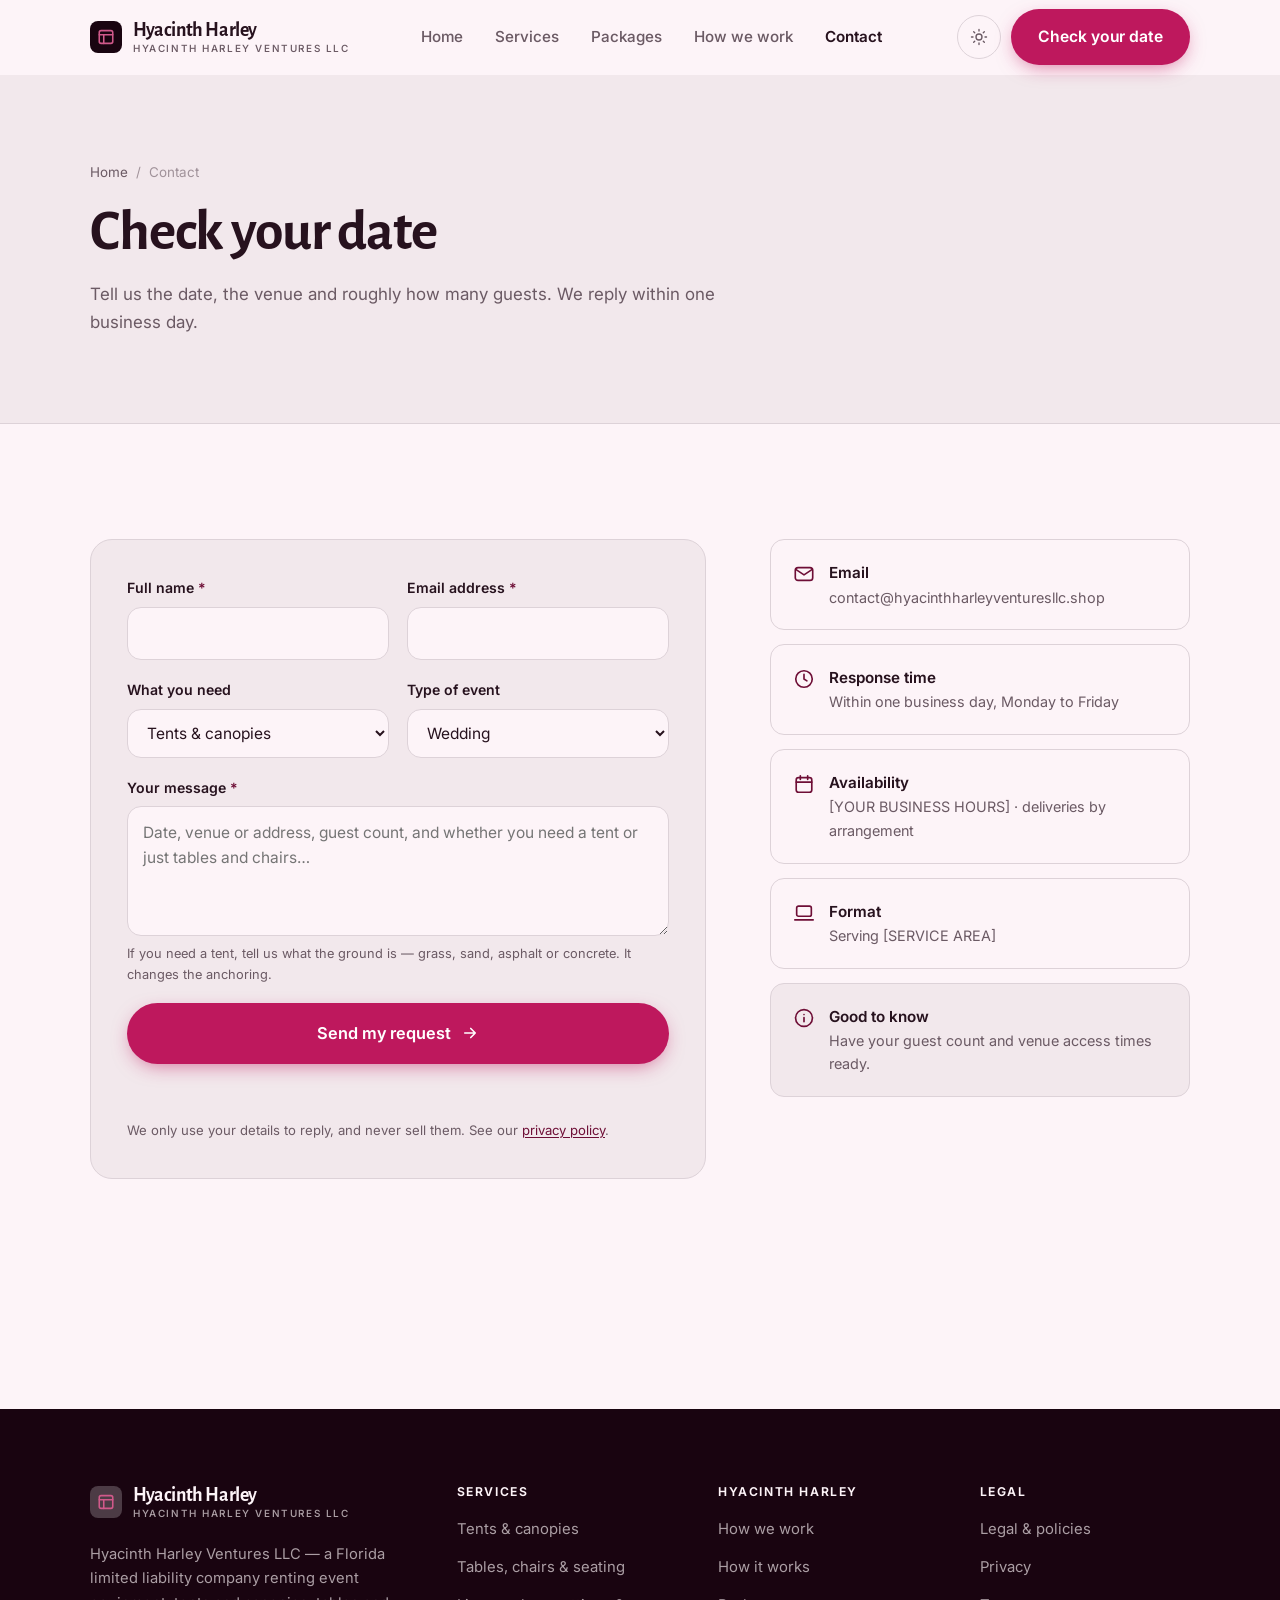
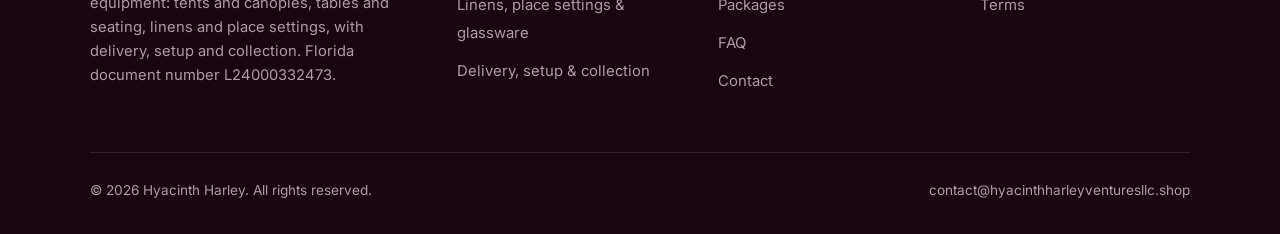
<file: contact.html>
<!DOCTYPE html>
<html lang="en" class="no-js">
<head>
<meta charset="utf-8">
<meta name="viewport" content="width=device-width, initial-scale=1">
<title>Contact — Hyacinth Harley</title>
<meta name="description" content="Contact Hyacinth Harley Ventures LLC about an event hire. We reply within one business day.">
<link rel="canonical" href="https://hyacinthharleyventuresllc.shop/contact.html">

<meta property="og:type" content="website">
<meta property="og:url" content="https://hyacinthharleyventuresllc.shop/contact.html">
<meta property="og:site_name" content="Hyacinth Harley">
<meta property="og:locale" content="en_US">
<meta property="og:title" content="Contact — Hyacinth Harley">
<meta property="og:description" content="Contact Hyacinth Harley Ventures LLC about an event hire. We reply within one business day.">
<meta name="theme-color" content="#190410">

<link rel="icon" href="assets/img/favicon.svg" type="image/svg+xml">
<link rel="preconnect" href="https://fonts.googleapis.com">
<link rel="preconnect" href="https://fonts.gstatic.com" crossorigin>
<link rel="stylesheet" href="https://fonts.googleapis.com/css2?family=Alegreya+Sans:wght@400;500;700&family=Inter:wght@400..700&display=swap">
<link rel="stylesheet" href="assets/css/style.css">

<!-- Thème appliqué avant le premier rendu (évite le flash) -->
<script>
document.documentElement.classList.remove('no-js');
(function(){try{var t=localStorage.getItem('site-theme');if(t){document.documentElement.setAttribute('data-theme',t);}}catch(e){}})();
</script>
</head>

<body>
<a class="skip-link" href="#main">Skip to main content</a>

<header class="site-header">
  <nav class="wrap nav" aria-label="Main navigation">
    <a class="brand" href="index.html">
      <svg class="brand__mark" viewBox="0 0 64 64" aria-hidden="true">
        <rect class="bm-bg" width="64" height="64" rx="16"/>
        <g class="bm-ic" transform="translate(14 14) scale(1.5)" fill="none" stroke-width="2.1" stroke-linecap="round" stroke-linejoin="round"><rect x="3" y="3.5" width="18" height="17" rx="2.5"/><path d="M3 9h18M9 9v11.5"/></g>
      </svg>
      <span>Hyacinth Harley<span class="brand__sub">Hyacinth Harley Ventures LLC</span></span>
    </a>

    <ul class="nav__links" id="nav-links">
      <li><a href="index.html">Home</a></li>
      <li><a href="programs.html">Services</a></li>
      <li><a href="index.html#pricing">Packages</a></li>
      <li><a href="about.html">How we work</a></li>
      <li><a href="contact.html" aria-current="page">Contact</a></li>
      <li><a class="btn btn--primary" href="contact.html">Check your date</a></li>
    </ul>

    <div class="nav__cta">
      <button class="theme-toggle" type="button" aria-label="Switch to dark theme">
        <svg class="icon-sun" viewBox="0 0 24 24" fill="none" stroke="currentColor" stroke-width="1.8" stroke-linecap="round" aria-hidden="true"><circle cx="12" cy="12" r="4"/><path d="M12 2v2m0 16v2M2 12h2m16 0h2M4.9 4.9l1.4 1.4m11.4 11.4 1.4 1.4M19.1 4.9l-1.4 1.4M6.3 17.7l-1.4 1.4"/></svg>
        <svg class="icon-moon" viewBox="0 0 24 24" fill="none" stroke="currentColor" stroke-width="1.8" stroke-linecap="round" stroke-linejoin="round" aria-hidden="true"><path d="M21 12.8A9 9 0 1 1 11.2 3a7 7 0 0 0 9.8 9.8z"/></svg>
      </button>
      <a class="btn btn--primary" href="contact.html">Check your date</a>
      <button class="nav__toggle" type="button" aria-expanded="false" aria-controls="nav-links" aria-label="Open menu">
        <svg class="icon-open" viewBox="0 0 24 24" fill="none" stroke="currentColor" stroke-width="2" stroke-linecap="round" aria-hidden="true"><path d="M3 6h18M3 12h18M3 18h18"/></svg>
        <svg class="icon-close" viewBox="0 0 24 24" fill="none" stroke="currentColor" stroke-width="2" stroke-linecap="round" aria-hidden="true"><path d="M6 6l12 12M18 6L6 18"/></svg>
      </button>
    </div>
  </nav>
</header>

<main id="main">

<section class="page-head">
  <div class="wrap">
    <nav class="breadcrumb" aria-label="Breadcrumb">
      <a href="index.html">Home</a><span>/</span><span aria-current="page">Contact</span>
    </nav>
    <h1>Check your date</h1>
    <p>Tell us the date, the venue and roughly how many guests. We reply within one business day.</p>
  </div>
</section>

<section class="section wrap">
  <div class="form-layout">

    <!--
      FORM: the action attribute holds a placeholder id. Create a free form at
      https://formspree.io and replace VOTRE_ID_FORMSPREE. Until then, the button
      opens the visitor's email app with a pre-filled message to contact@hyacinthharleyventuresllc.shop.
    -->
    <form class="form" id="contact-form" action="https://formspree.io/f/VOTRE_ID_FORMSPREE" method="POST"
          data-email="contact@hyacinthharleyventuresllc.shop" data-subject="Event rental enquiry"
          data-msg-mail="Your email app will open with the message ready to send." data-msg-sending="Sending…"
          data-msg-ok="Thanks! Your message is on its way. We reply within one business day." data-msg-err="Sending failed. Please email us directly at">
      <div class="form__row">
        <div class="field">
          <label for="nom">Full name <span class="req" aria-hidden="true">*</span></label>
          <input type="text" id="nom" name="nom" autocomplete="name" required>
        </div>
        <div class="field">
          <label for="email">Email address <span class="req" aria-hidden="true">*</span></label>
          <input type="email" id="email" name="email" autocomplete="email" required>
        </div>
      </div>

      <div class="form__row">
        <div class="field">
          <label for="programme">What you need</label>
          <select id="programme" name="programme">
            <option>Tents &amp; canopies</option>
            <option>Tables, chairs &amp; seating</option>
            <option>Linens, place settings &amp; glassware</option>
            <option>Delivery, setup &amp; collection</option>
            <option>Not sure yet</option>
          </select>
        </div>
        <div class="field">
          <label for="niveau">Type of event</label>
          <select id="niveau" name="niveau">
            <option>Wedding</option>
            <option>Private party</option>
            <option>Corporate event</option>
            <option>Not sure yet</option>
          </select>
        </div>
      </div>

      <div class="field">
        <label for="message">Your message <span class="req" aria-hidden="true">*</span></label>
        <textarea id="message" name="message" required placeholder="Date, venue or address, guest count, and whether you need a tent or just tables and chairs…"></textarea>
        <span class="field__hint">If you need a tent, tell us what the ground is — grass, sand, asphalt or concrete. It changes the anchoring.</span>
      </div>

      <!-- Bot trap: hidden from humans -->
      <div class="visually-hidden" aria-hidden="true">
        <label for="site-web">Leave this field empty</label>
        <input type="text" id="site-web" name="_gotcha" tabindex="-1" autocomplete="off">
      </div>

      <button class="btn btn--primary btn--lg" type="submit">Send my request <svg viewBox="0 0 24 24" fill="none" stroke="currentColor" stroke-width="2.2" stroke-linecap="round" stroke-linejoin="round" aria-hidden="true"><path d="M5 12h14M13 6l6 6-6 6"/></svg></button>

      <p id="form-status" class="form__status" role="status" aria-live="polite"></p>

      <p class="form__note">
        We only use your details to reply, and never sell them. See our <a href="legal.html#privacy">privacy policy</a>.
      </p>
    </form>

    <aside class="contact-aside">
      <div class="contact-card">
        <svg viewBox="0 0 24 24" fill="none" stroke="currentColor" stroke-width="1.8" stroke-linecap="round" stroke-linejoin="round" aria-hidden="true"><rect x="2.5" y="5" width="19" height="14" rx="3"/><path d="M3 7l9 6 9-6"/></svg>
        <div><b>Email</b><a href="mailto:contact@hyacinthharleyventuresllc.shop">contact@hyacinthharleyventuresllc.shop</a></div>
      </div>
      <div class="contact-card">
        <svg viewBox="0 0 24 24" fill="none" stroke="currentColor" stroke-width="1.8" stroke-linecap="round" stroke-linejoin="round" aria-hidden="true"><circle cx="12" cy="12" r="9"/><path d="M12 7v5l3.2 2"/></svg>
        <div><b>Response time</b><span>Within one business day, Monday to Friday</span></div>
      </div>
      <div class="contact-card">
        <svg viewBox="0 0 24 24" fill="none" stroke="currentColor" stroke-width="1.8" stroke-linecap="round" stroke-linejoin="round" aria-hidden="true"><rect x="3.5" y="5" width="17" height="16" rx="2.5"/><path d="M8 3v4M16 3v4M3.5 10h17"/></svg>
        <div><b>Availability</b><span>[YOUR BUSINESS HOURS] · deliveries by arrangement</span></div>
      </div>
      <div class="contact-card">
        <svg viewBox="0 0 24 24" fill="none" stroke="currentColor" stroke-width="1.8" stroke-linecap="round" stroke-linejoin="round" aria-hidden="true"><rect x="4" y="4.5" width="16" height="11" rx="2"/><path d="M2 19.5h20"/></svg>
        <div><b>Format</b><span>Serving [SERVICE AREA]</span></div>
      </div>
      <div class="contact-card contact-card--soft">
        <svg viewBox="0 0 24 24" fill="none" stroke="currentColor" stroke-width="1.8" stroke-linecap="round" stroke-linejoin="round" aria-hidden="true"><circle cx="12" cy="12" r="9.2"/><path d="M12 16v-4.5M12 8.2v.1"/></svg>
        <div><b>Good to know</b><span>Have your guest count and venue access times ready.</span></div>
      </div>
    </aside>

  </div>
</section>

</main>

<footer class="site-footer">
  <div class="wrap">
    <div class="footer__grid">
      <div class="footer__brand">
        <a class="brand" href="index.html">
          <svg class="brand__mark" viewBox="0 0 64 64" aria-hidden="true">
        <rect class="bm-bg" width="64" height="64" rx="16"/>
        <g class="bm-ic" transform="translate(14 14) scale(1.5)" fill="none" stroke-width="2.1" stroke-linecap="round" stroke-linejoin="round"><rect x="3" y="3.5" width="18" height="17" rx="2.5"/><path d="M3 9h18M9 9v11.5"/></g>
      </svg>
          <span>Hyacinth Harley<span class="brand__sub">Hyacinth Harley Ventures LLC</span></span>
        </a>
        <p>Hyacinth Harley Ventures LLC — a Florida limited liability company renting event equipment: tents and canopies, tables and seating, linens and place settings, with delivery, setup and collection. Florida document number L24000332473.</p>
      </div>

      <div class="footer__col">
        <h4>Services</h4>
        <ul>
          <li><a href="programs.html#tents">Tents &amp; canopies</a></li>
          <li><a href="programs.html#seating">Tables, chairs &amp; seating</a></li>
          <li><a href="programs.html#linens">Linens, place settings &amp; glassware</a></li>
          <li><a href="programs.html#logistics">Delivery, setup &amp; collection</a></li>
        </ul>
      </div>

      <div class="footer__col">
        <h4>Hyacinth Harley</h4>
        <ul>
          <li><a href="about.html">How we work</a></li>
          <li><a href="index.html#how-it-works">How it works</a></li>
          <li><a href="index.html#pricing">Packages</a></li>
          <li><a href="index.html#faq">FAQ</a></li>
          <li><a href="contact.html">Contact</a></li>
        </ul>
      </div>

      <div class="footer__col">
        <h4>Legal</h4>
        <ul>
          <li><a href="legal.html">Legal &amp; policies</a></li>
          <li><a href="legal.html#privacy">Privacy</a></li>
          <li><a href="legal.html#terms">Terms</a></li>
        </ul>
      </div>
    </div>

    <div class="footer__bottom">
      <p>© <span data-year>2026</span> Hyacinth Harley. All rights reserved.</p>
      <p><a href="mailto:contact@hyacinthharleyventuresllc.shop">contact@hyacinthharleyventuresllc.shop</a></p>
    </div>
  </div>
</footer>

<script src="assets/js/main.js" defer></script>
</body>
</html>
</file>
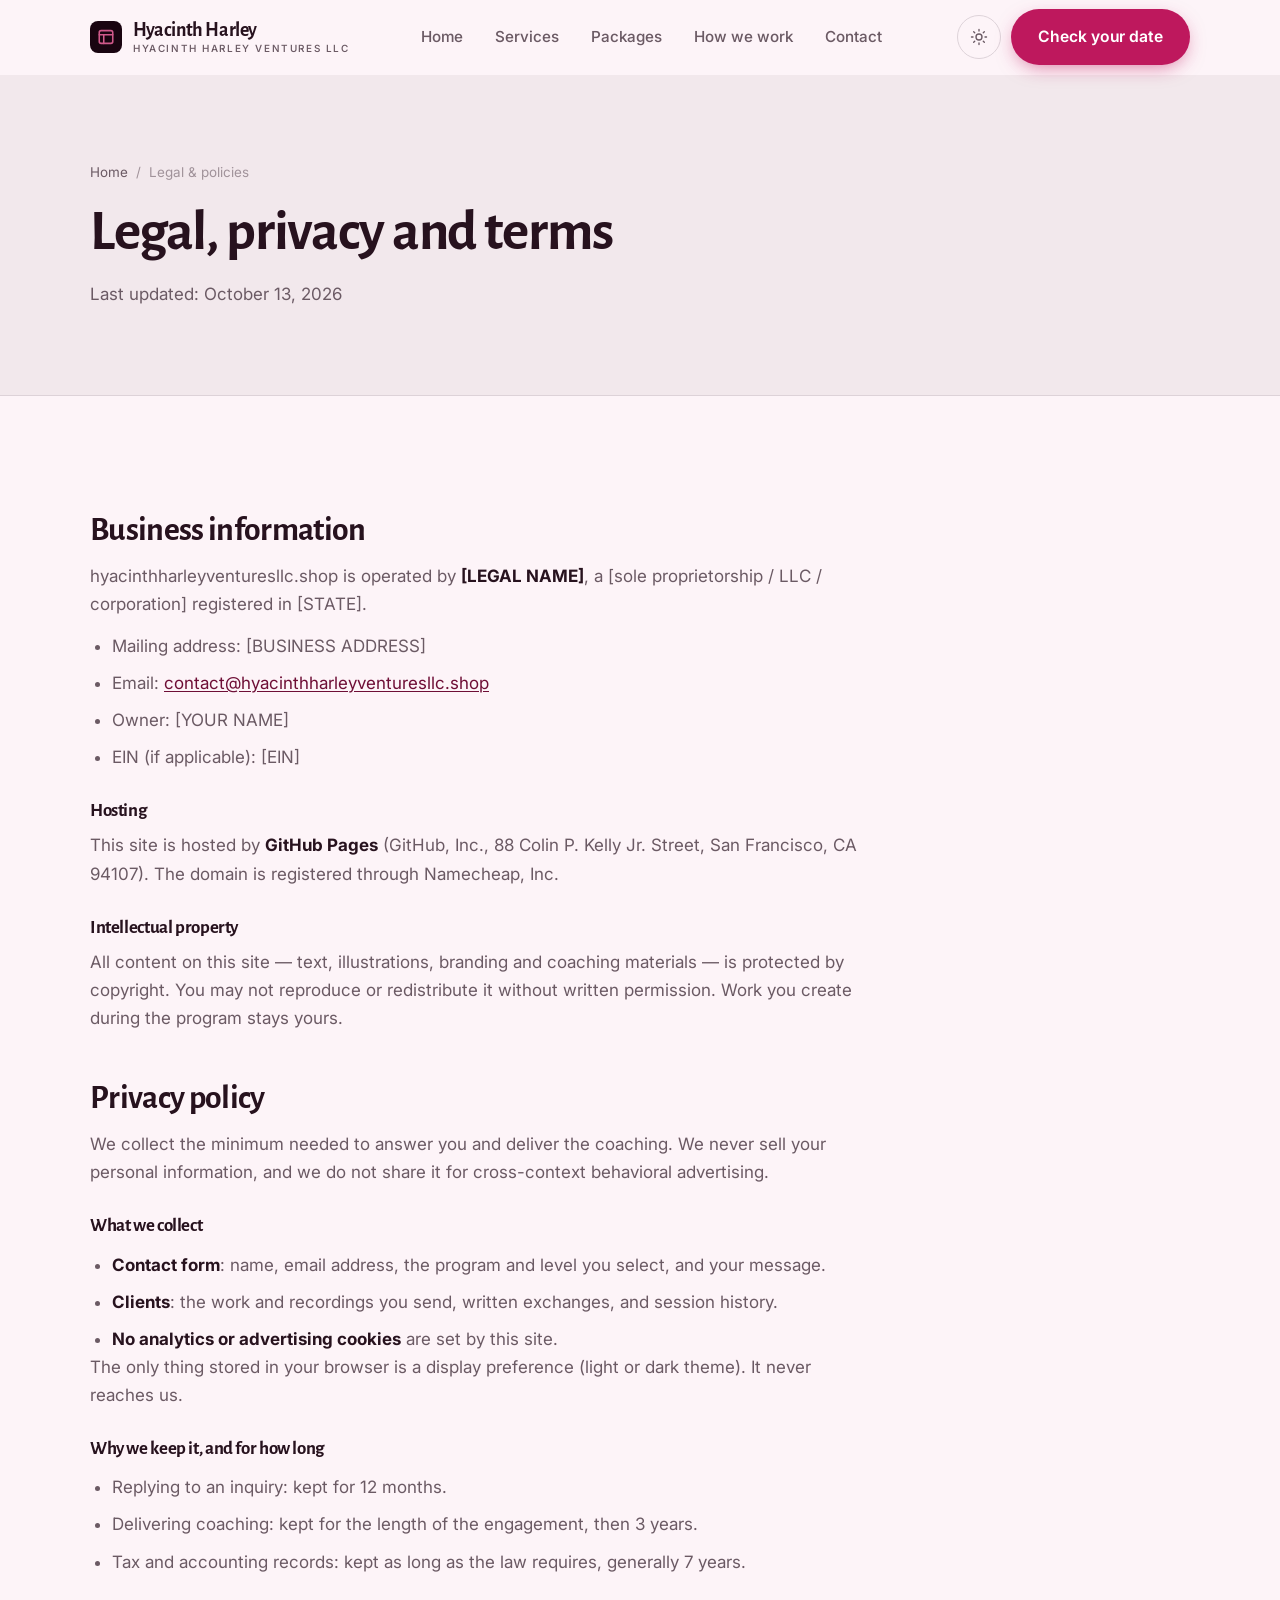
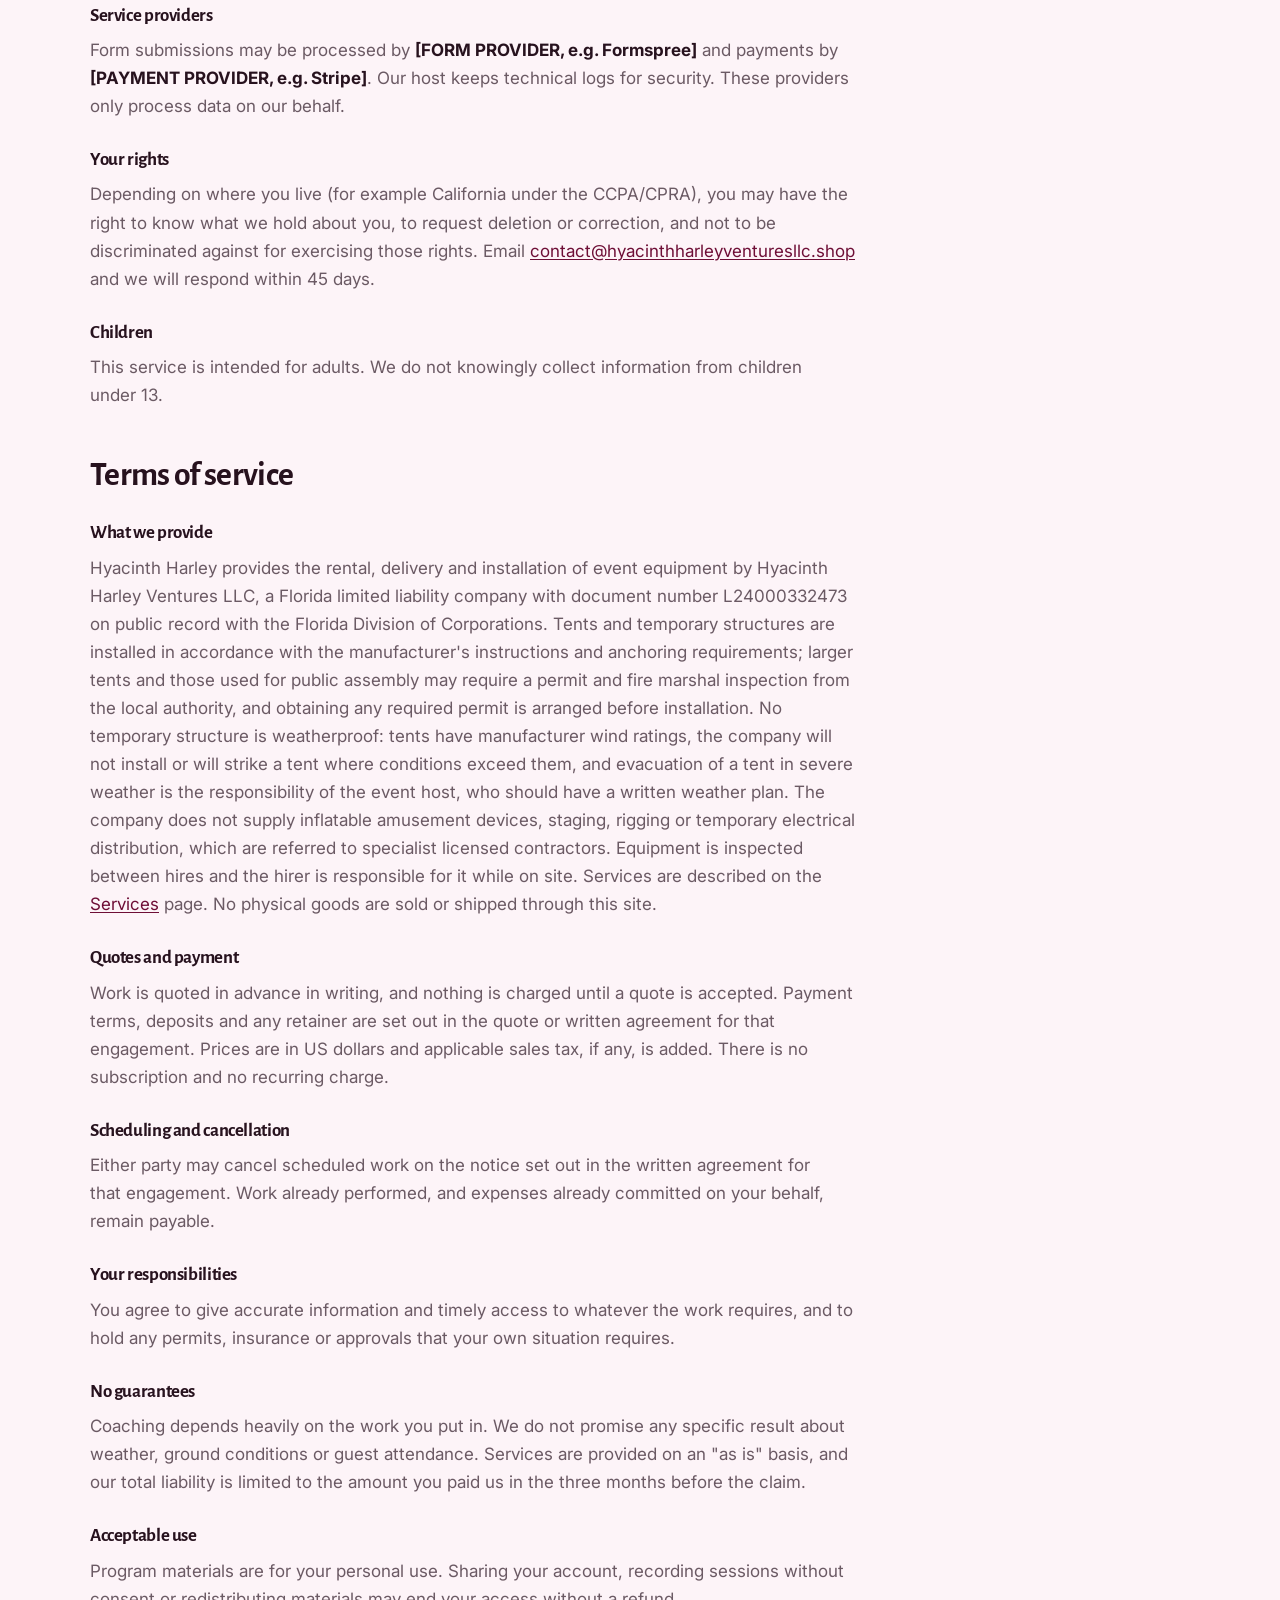
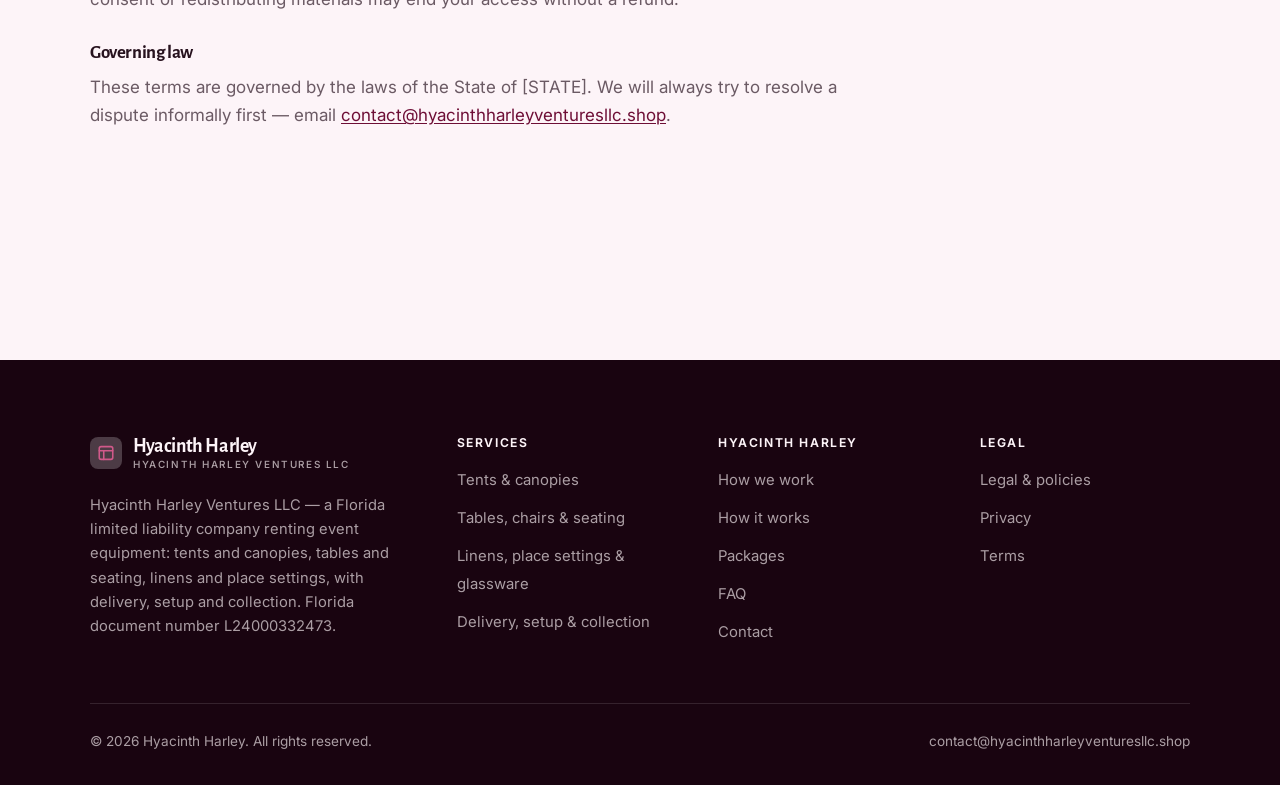
<file: legal.html>
<!DOCTYPE html>
<html lang="en" class="no-js">
<head>
<meta charset="utf-8">
<meta name="viewport" content="width=device-width, initial-scale=1">
<title>Legal, privacy and terms — Hyacinth Harley</title>
<meta name="description" content="Business information, privacy policy and terms of service for Hyacinth Harley.">
<meta name="robots" content="noindex">

<meta property="og:type" content="website">
<meta property="og:url" content="https://hyacinthharleyventuresllc.shop/legal.html">
<meta property="og:site_name" content="Hyacinth Harley">
<meta property="og:locale" content="en_US">
<meta property="og:title" content="Legal, privacy and terms — Hyacinth Harley">
<meta property="og:description" content="Business information, privacy policy and terms of service for Hyacinth Harley.">
<meta name="theme-color" content="#190410">

<link rel="icon" href="assets/img/favicon.svg" type="image/svg+xml">
<link rel="preconnect" href="https://fonts.googleapis.com">
<link rel="preconnect" href="https://fonts.gstatic.com" crossorigin>
<link rel="stylesheet" href="https://fonts.googleapis.com/css2?family=Alegreya+Sans:wght@400;500;700&family=Inter:wght@400..700&display=swap">
<link rel="stylesheet" href="assets/css/style.css">

<!-- Thème appliqué avant le premier rendu (évite le flash) -->
<script>
document.documentElement.classList.remove('no-js');
(function(){try{var t=localStorage.getItem('site-theme');if(t){document.documentElement.setAttribute('data-theme',t);}}catch(e){}})();
</script>
</head>

<body>
<a class="skip-link" href="#main">Skip to main content</a>

<header class="site-header">
  <nav class="wrap nav" aria-label="Main navigation">
    <a class="brand" href="index.html">
      <svg class="brand__mark" viewBox="0 0 64 64" aria-hidden="true">
        <rect class="bm-bg" width="64" height="64" rx="16"/>
        <g class="bm-ic" transform="translate(14 14) scale(1.5)" fill="none" stroke-width="2.1" stroke-linecap="round" stroke-linejoin="round"><rect x="3" y="3.5" width="18" height="17" rx="2.5"/><path d="M3 9h18M9 9v11.5"/></g>
      </svg>
      <span>Hyacinth Harley<span class="brand__sub">Hyacinth Harley Ventures LLC</span></span>
    </a>

    <ul class="nav__links" id="nav-links">
      <li><a href="index.html">Home</a></li>
      <li><a href="programs.html">Services</a></li>
      <li><a href="index.html#pricing">Packages</a></li>
      <li><a href="about.html">How we work</a></li>
      <li><a href="contact.html">Contact</a></li>
      <li><a class="btn btn--primary" href="contact.html">Check your date</a></li>
    </ul>

    <div class="nav__cta">
      <button class="theme-toggle" type="button" aria-label="Switch to dark theme">
        <svg class="icon-sun" viewBox="0 0 24 24" fill="none" stroke="currentColor" stroke-width="1.8" stroke-linecap="round" aria-hidden="true"><circle cx="12" cy="12" r="4"/><path d="M12 2v2m0 16v2M2 12h2m16 0h2M4.9 4.9l1.4 1.4m11.4 11.4 1.4 1.4M19.1 4.9l-1.4 1.4M6.3 17.7l-1.4 1.4"/></svg>
        <svg class="icon-moon" viewBox="0 0 24 24" fill="none" stroke="currentColor" stroke-width="1.8" stroke-linecap="round" stroke-linejoin="round" aria-hidden="true"><path d="M21 12.8A9 9 0 1 1 11.2 3a7 7 0 0 0 9.8 9.8z"/></svg>
      </button>
      <a class="btn btn--primary" href="contact.html">Check your date</a>
      <button class="nav__toggle" type="button" aria-expanded="false" aria-controls="nav-links" aria-label="Open menu">
        <svg class="icon-open" viewBox="0 0 24 24" fill="none" stroke="currentColor" stroke-width="2" stroke-linecap="round" aria-hidden="true"><path d="M3 6h18M3 12h18M3 18h18"/></svg>
        <svg class="icon-close" viewBox="0 0 24 24" fill="none" stroke="currentColor" stroke-width="2" stroke-linecap="round" aria-hidden="true"><path d="M6 6l12 12M18 6L6 18"/></svg>
      </button>
    </div>
  </nav>
</header>

<main id="main">

<section class="page-head">
  <div class="wrap">
    <nav class="breadcrumb" aria-label="Breadcrumb">
      <a href="index.html">Home</a><span>/</span><span aria-current="page">Legal &amp; policies</span>
    </nav>
    <h1>Legal, privacy and terms</h1>
    <p>Last updated: <time datetime="2026-10-13">October 13, 2026</time></p>
  </div>
</section>

<section class="section wrap">
  <div class="prose">

    <!--
      TO DO: this is a skeleton, not legal advice. Replace every [BRACKET] with
      your real details before selling, and have a lawyer review it if you can.
      Consumer protection rules differ by state.
    -->

    <h2 id="business">Business information</h2>
    <p>
      hyacinthharleyventuresllc.shop is operated by <strong>[LEGAL NAME]</strong>, a [sole proprietorship / LLC / corporation]
      registered in [STATE].
    </p>
    <ul>
      <li>Mailing address: [BUSINESS ADDRESS]</li>
      <li>Email: <a href="mailto:contact@hyacinthharleyventuresllc.shop">contact@hyacinthharleyventuresllc.shop</a></li>
      <li>Owner: [YOUR NAME]</li>
      <li>EIN (if applicable): [EIN]</li>
    </ul>

    <h3>Hosting</h3>
    <p>
      This site is hosted by <strong>GitHub Pages</strong> (GitHub, Inc., 88 Colin P. Kelly Jr. Street,
      San Francisco, CA 94107). The domain is registered through Namecheap, Inc.
    </p>

    <h3>Intellectual property</h3>
    <p>
      All content on this site — text, illustrations, branding and coaching materials — is protected by
      copyright. You may not reproduce or redistribute it without written permission. Work you create during
      the program stays yours.
    </p>

    <h2 id="privacy">Privacy policy</h2>
    <p>
      We collect the minimum needed to answer you and deliver the coaching. We never sell your personal
      information, and we do not share it for cross-context behavioral advertising.
    </p>
    <h3>What we collect</h3>
    <ul>
      <li><strong>Contact form</strong>: name, email address, the program and level you select, and your message.</li>
      <li><strong>Clients</strong>: the work and recordings you send, written exchanges, and session history.</li>
      <li><strong>No analytics or advertising cookies</strong> are set by this site.</li>
    </ul>
    <p>
      The only thing stored in your browser is a display preference (light or dark theme). It never reaches us.
    </p>
    <h3>Why we keep it, and for how long</h3>
    <ul>
      <li>Replying to an inquiry: kept for 12 months.</li>
      <li>Delivering coaching: kept for the length of the engagement, then 3 years.</li>
      <li>Tax and accounting records: kept as long as the law requires, generally 7 years.</li>
    </ul>
    <h3>Service providers</h3>
    <p>
      Form submissions may be processed by <strong>[FORM PROVIDER, e.g. Formspree]</strong> and payments by
      <strong>[PAYMENT PROVIDER, e.g. Stripe]</strong>. Our host keeps technical logs for security. These
      providers only process data on our behalf.
    </p>
    <h3>Your rights</h3>
    <p>
      Depending on where you live (for example California under the CCPA/CPRA), you may have the right to
      know what we hold about you, to request deletion or correction, and not to be discriminated against for
      exercising those rights. Email <a href="mailto:contact@hyacinthharleyventuresllc.shop">contact@hyacinthharleyventuresllc.shop</a> and we will respond within 45 days.
    </p>
    <h3>Children</h3>
    <p>
      This service is intended for adults. We do not knowingly collect information from children under 13.
    </p>

    <h2 id="terms">Terms of service</h2>
    <h3>What we provide</h3>
    <p>
      Hyacinth Harley provides the rental, delivery and installation of event equipment by Hyacinth Harley Ventures LLC, a Florida limited liability company with document number L24000332473 on public record with the Florida Division of Corporations. Tents and temporary structures are installed in accordance with the manufacturer's instructions and anchoring requirements; larger tents and those used for public assembly may require a permit and fire marshal inspection from the local authority, and obtaining any required permit is arranged before installation. No temporary structure is weatherproof: tents have manufacturer wind ratings, the company will not install or will strike a tent where conditions exceed them, and evacuation of a tent in severe weather is the responsibility of the event host, who should have a written weather plan. The company does not supply inflatable amusement devices, staging, rigging or temporary electrical distribution, which are referred to specialist licensed contractors. Equipment is inspected between hires and the hirer is responsible for it while on site. Services are described on the
      <a href="programs.html">Services</a> page. No physical goods are sold or shipped through this site.
    </p>
    <h3>Quotes and payment</h3>
    <p>
      Work is quoted in advance in writing, and nothing is charged until a quote is accepted. Payment terms,
      deposits and any retainer are set out in the quote or written agreement for that engagement. Prices are in
      US dollars and applicable sales tax, if any, is added. There is no subscription and no recurring charge.
    </p>
    <h3>Scheduling and cancellation</h3>
    <p>
      Either party may cancel scheduled work on the notice set out in the written agreement for that engagement.
      Work already performed, and expenses already committed on your behalf, remain payable.
    </p>
    <h3>Your responsibilities</h3>
    <p>
      You agree to give accurate information and timely access to whatever the work requires, and to hold any
      permits, insurance or approvals that your own situation requires.
    </p>

    <h3>No guarantees</h3>
    <p>
      Coaching depends heavily on the work you put in. We do not promise any specific result
      about weather, ground conditions or guest attendance. Services are provided on an "as is" basis, and our total
      liability is limited to the amount you paid us in the three months before the claim.
    </p>
    <h3>Acceptable use</h3>
    <p>
      Program materials are for your personal use. Sharing your account, recording sessions without consent
      or redistributing materials may end your access without a refund.
    </p>
    <h3>Governing law</h3>
    <p>
      These terms are governed by the laws of the State of [STATE]. We will always try to resolve a dispute
      informally first — email <a href="mailto:contact@hyacinthharleyventuresllc.shop">contact@hyacinthharleyventuresllc.shop</a>.
    </p>

  </div>
</section>

</main>

<footer class="site-footer">
  <div class="wrap">
    <div class="footer__grid">
      <div class="footer__brand">
        <a class="brand" href="index.html">
          <svg class="brand__mark" viewBox="0 0 64 64" aria-hidden="true">
        <rect class="bm-bg" width="64" height="64" rx="16"/>
        <g class="bm-ic" transform="translate(14 14) scale(1.5)" fill="none" stroke-width="2.1" stroke-linecap="round" stroke-linejoin="round"><rect x="3" y="3.5" width="18" height="17" rx="2.5"/><path d="M3 9h18M9 9v11.5"/></g>
      </svg>
          <span>Hyacinth Harley<span class="brand__sub">Hyacinth Harley Ventures LLC</span></span>
        </a>
        <p>Hyacinth Harley Ventures LLC — a Florida limited liability company renting event equipment: tents and canopies, tables and seating, linens and place settings, with delivery, setup and collection. Florida document number L24000332473.</p>
      </div>

      <div class="footer__col">
        <h4>Services</h4>
        <ul>
          <li><a href="programs.html#tents">Tents &amp; canopies</a></li>
          <li><a href="programs.html#seating">Tables, chairs &amp; seating</a></li>
          <li><a href="programs.html#linens">Linens, place settings &amp; glassware</a></li>
          <li><a href="programs.html#logistics">Delivery, setup &amp; collection</a></li>
        </ul>
      </div>

      <div class="footer__col">
        <h4>Hyacinth Harley</h4>
        <ul>
          <li><a href="about.html">How we work</a></li>
          <li><a href="index.html#how-it-works">How it works</a></li>
          <li><a href="index.html#pricing">Packages</a></li>
          <li><a href="index.html#faq">FAQ</a></li>
          <li><a href="contact.html">Contact</a></li>
        </ul>
      </div>

      <div class="footer__col">
        <h4>Legal</h4>
        <ul>
          <li><a href="legal.html">Legal &amp; policies</a></li>
          <li><a href="legal.html#privacy">Privacy</a></li>
          <li><a href="legal.html#terms">Terms</a></li>
        </ul>
      </div>
    </div>

    <div class="footer__bottom">
      <p>© <span data-year>2026</span> Hyacinth Harley. All rights reserved.</p>
      <p><a href="mailto:contact@hyacinthharleyventuresllc.shop">contact@hyacinthharleyventuresllc.shop</a></p>
    </div>
  </div>
</footer>

<script src="assets/js/main.js" defer></script>
</body>
</html>
</file>
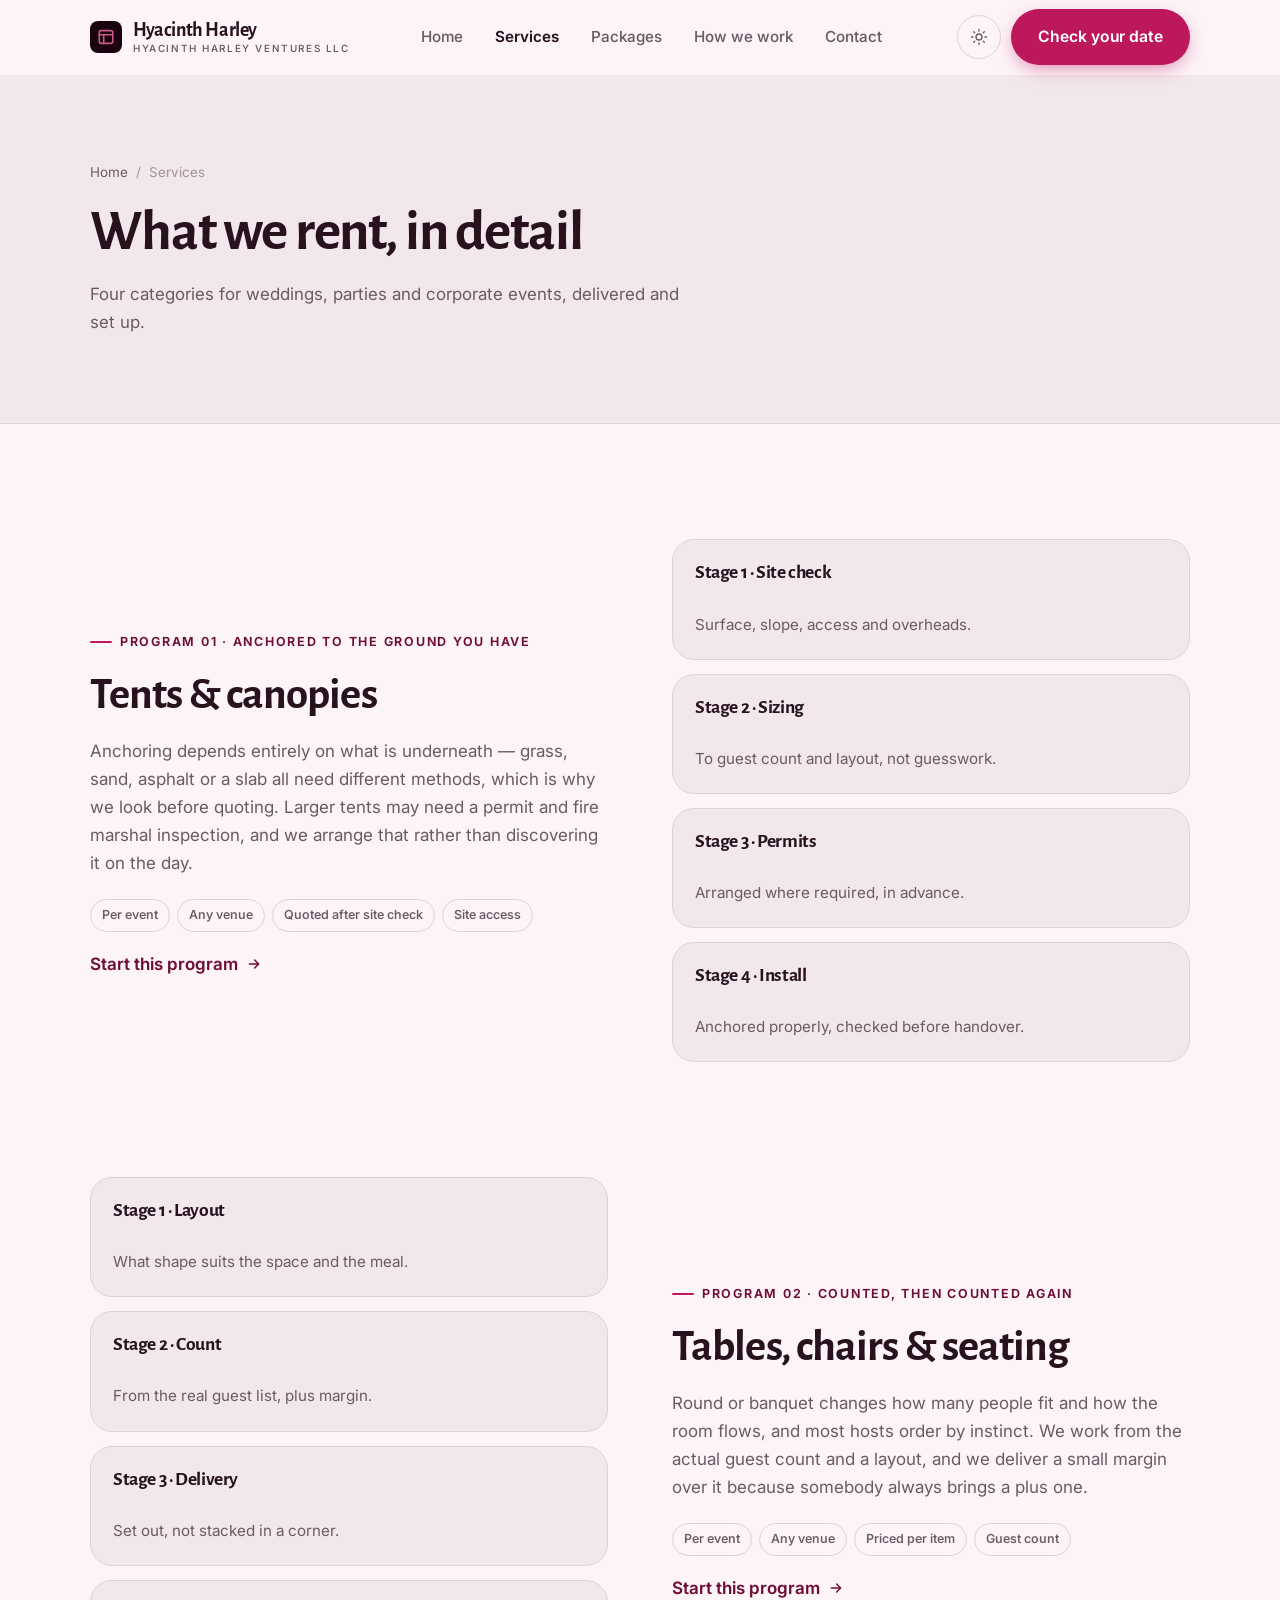
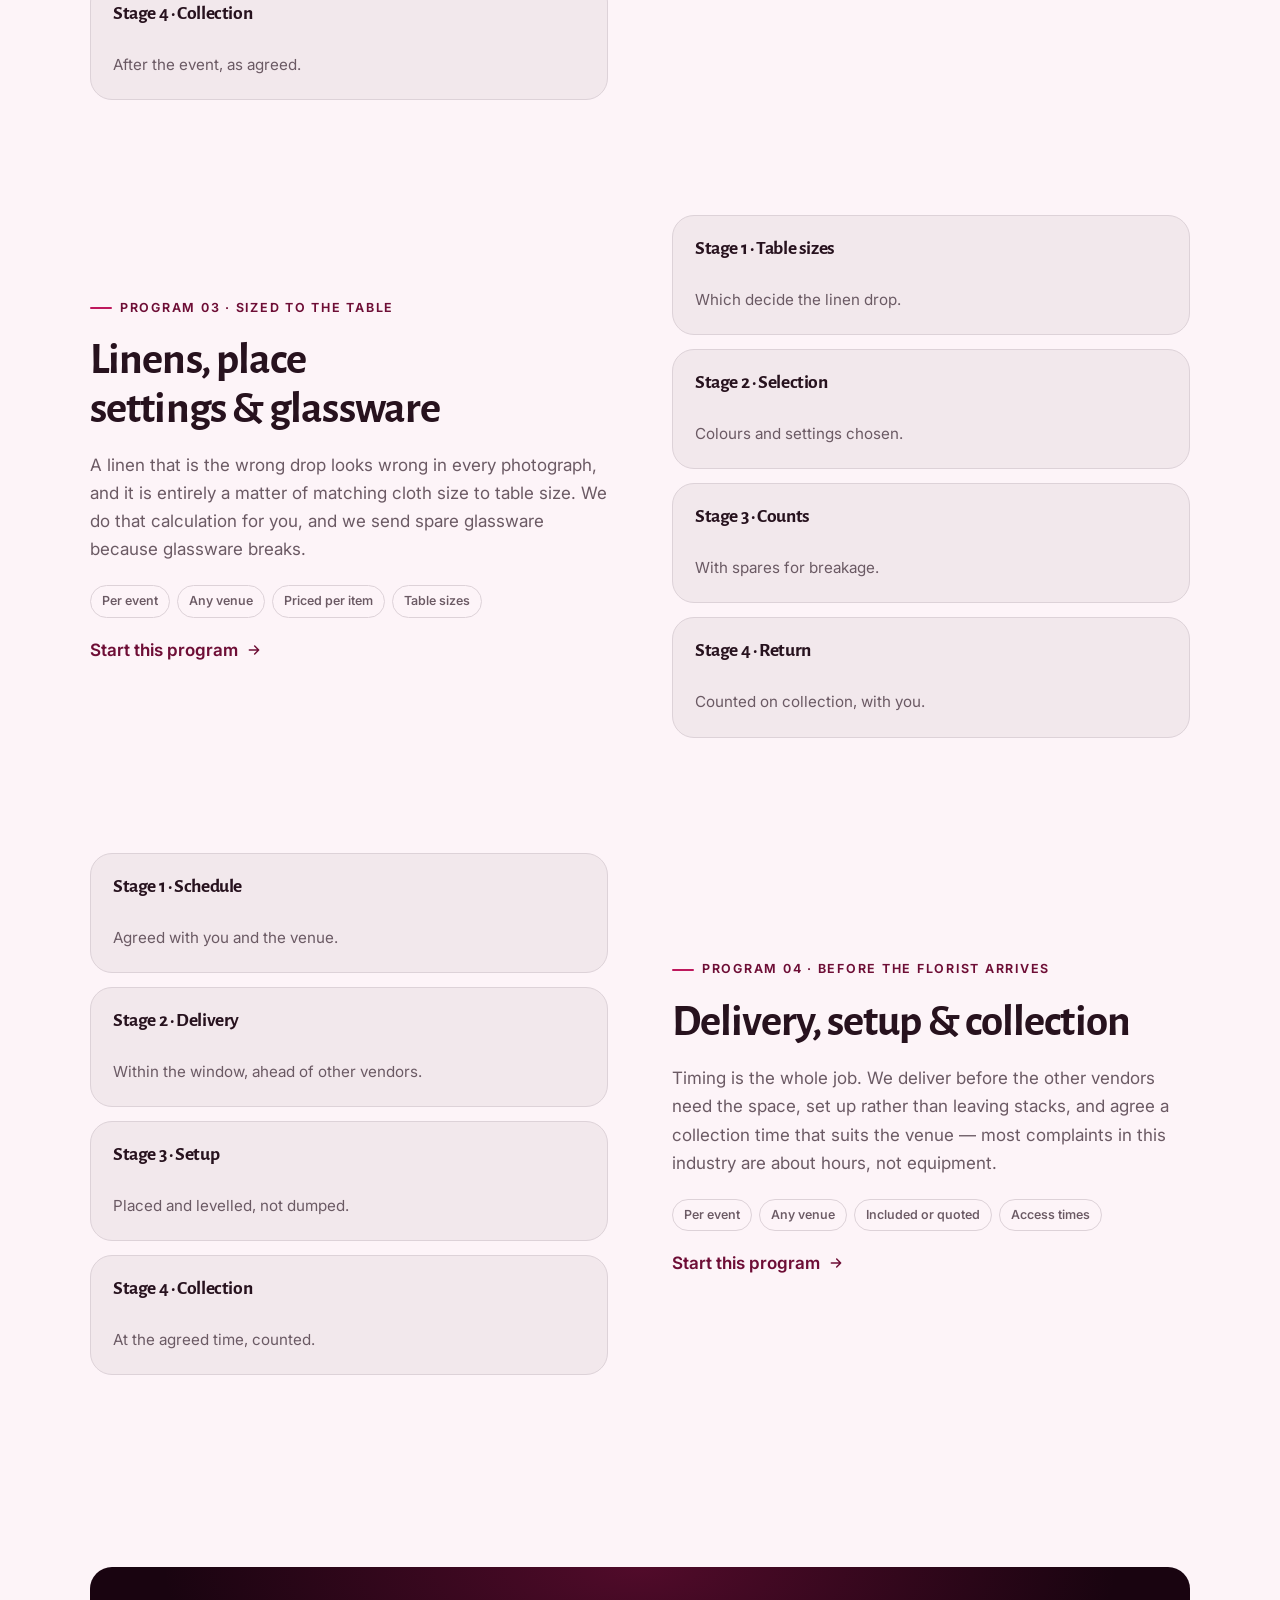
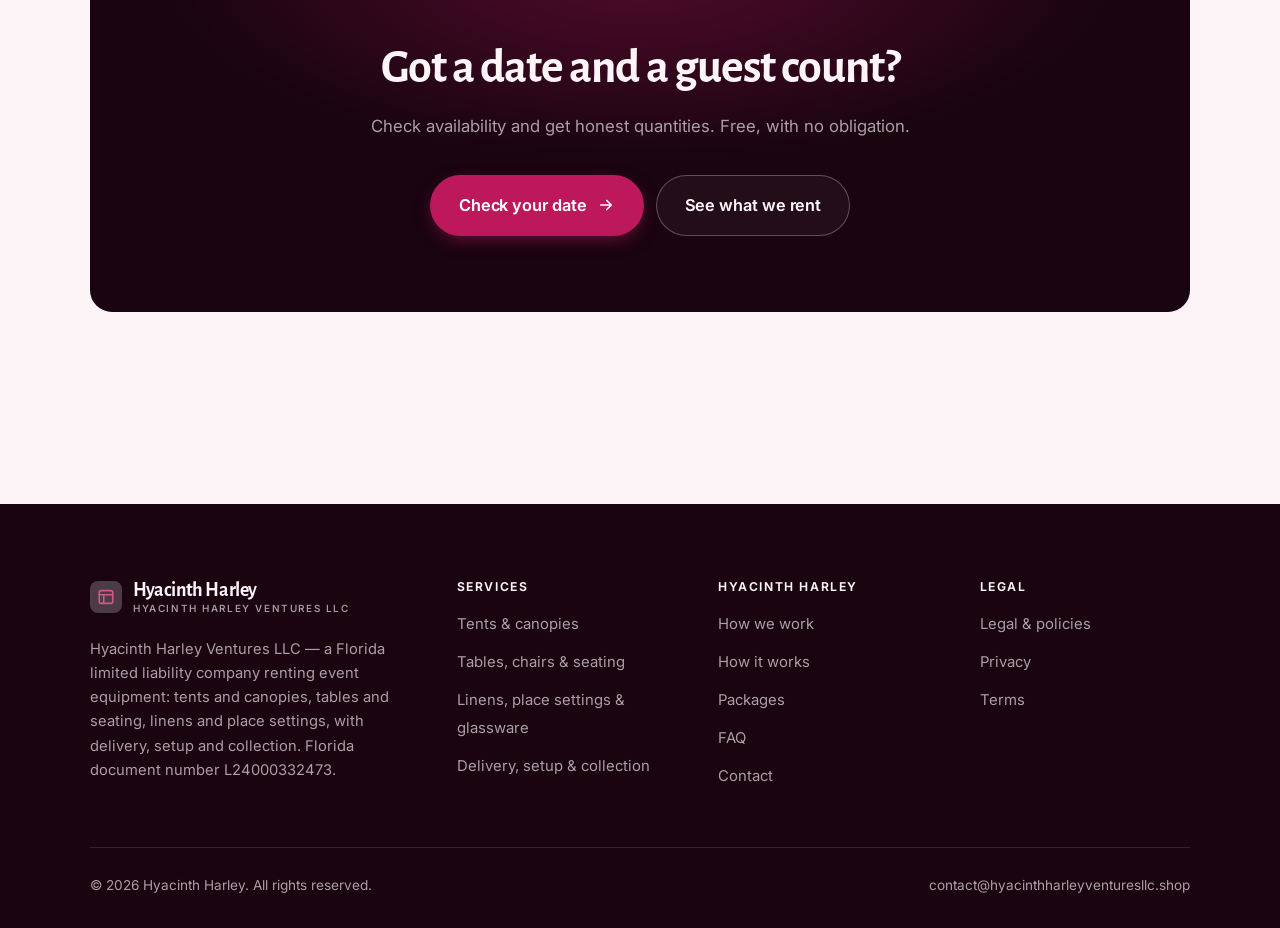
<file: programs.html>
<!DOCTYPE html>
<html lang="en" class="no-js">
<head>
<meta charset="utf-8">
<meta name="viewport" content="width=device-width, initial-scale=1">
<title>Services — Hyacinth Harley</title>
<meta name="description" content="What Hyacinth Harley Ventures LLC rents: tents and canopies, tables and seating, linens and place settings, and delivery, setup and collection.">
<link rel="canonical" href="https://hyacinthharleyventuresllc.shop/programs.html">

<meta property="og:type" content="website">
<meta property="og:url" content="https://hyacinthharleyventuresllc.shop/programs.html">
<meta property="og:site_name" content="Hyacinth Harley">
<meta property="og:locale" content="en_US">
<meta property="og:title" content="Services — Hyacinth Harley">
<meta property="og:description" content="What Hyacinth Harley Ventures LLC rents: tents and canopies, tables and seating, linens and place settings, and delivery, setup and collection.">
<meta name="theme-color" content="#190410">

<link rel="icon" href="assets/img/favicon.svg" type="image/svg+xml">
<link rel="preconnect" href="https://fonts.googleapis.com">
<link rel="preconnect" href="https://fonts.gstatic.com" crossorigin>
<link rel="stylesheet" href="https://fonts.googleapis.com/css2?family=Alegreya+Sans:wght@400;500;700&family=Inter:wght@400..700&display=swap">
<link rel="stylesheet" href="assets/css/style.css">

<!-- Thème appliqué avant le premier rendu (évite le flash) -->
<script>
document.documentElement.classList.remove('no-js');
(function(){try{var t=localStorage.getItem('site-theme');if(t){document.documentElement.setAttribute('data-theme',t);}}catch(e){}})();
</script>
</head>

<body>
<a class="skip-link" href="#main">Skip to main content</a>

<header class="site-header">
  <nav class="wrap nav" aria-label="Main navigation">
    <a class="brand" href="index.html">
      <svg class="brand__mark" viewBox="0 0 64 64" aria-hidden="true">
        <rect class="bm-bg" width="64" height="64" rx="16"/>
        <g class="bm-ic" transform="translate(14 14) scale(1.5)" fill="none" stroke-width="2.1" stroke-linecap="round" stroke-linejoin="round"><rect x="3" y="3.5" width="18" height="17" rx="2.5"/><path d="M3 9h18M9 9v11.5"/></g>
      </svg>
      <span>Hyacinth Harley<span class="brand__sub">Hyacinth Harley Ventures LLC</span></span>
    </a>

    <ul class="nav__links" id="nav-links">
      <li><a href="index.html">Home</a></li>
      <li><a href="programs.html" aria-current="page">Services</a></li>
      <li><a href="index.html#pricing">Packages</a></li>
      <li><a href="about.html">How we work</a></li>
      <li><a href="contact.html">Contact</a></li>
      <li><a class="btn btn--primary" href="contact.html">Check your date</a></li>
    </ul>

    <div class="nav__cta">
      <button class="theme-toggle" type="button" aria-label="Switch to dark theme">
        <svg class="icon-sun" viewBox="0 0 24 24" fill="none" stroke="currentColor" stroke-width="1.8" stroke-linecap="round" aria-hidden="true"><circle cx="12" cy="12" r="4"/><path d="M12 2v2m0 16v2M2 12h2m16 0h2M4.9 4.9l1.4 1.4m11.4 11.4 1.4 1.4M19.1 4.9l-1.4 1.4M6.3 17.7l-1.4 1.4"/></svg>
        <svg class="icon-moon" viewBox="0 0 24 24" fill="none" stroke="currentColor" stroke-width="1.8" stroke-linecap="round" stroke-linejoin="round" aria-hidden="true"><path d="M21 12.8A9 9 0 1 1 11.2 3a7 7 0 0 0 9.8 9.8z"/></svg>
      </button>
      <a class="btn btn--primary" href="contact.html">Check your date</a>
      <button class="nav__toggle" type="button" aria-expanded="false" aria-controls="nav-links" aria-label="Open menu">
        <svg class="icon-open" viewBox="0 0 24 24" fill="none" stroke="currentColor" stroke-width="2" stroke-linecap="round" aria-hidden="true"><path d="M3 6h18M3 12h18M3 18h18"/></svg>
        <svg class="icon-close" viewBox="0 0 24 24" fill="none" stroke="currentColor" stroke-width="2" stroke-linecap="round" aria-hidden="true"><path d="M6 6l12 12M18 6L6 18"/></svg>
      </button>
    </div>
  </nav>
</header>

<main id="main">

<section class="page-head">
  <div class="wrap">
    <nav class="breadcrumb" aria-label="Breadcrumb">
      <a href="index.html">Home</a><span>/</span><span aria-current="page">Services</span>
    </nav>
    <h1>What we rent, in detail</h1>
    <p>Four categories for weddings, parties and corporate events, delivered and set up.</p>
  </div>
</section>

<section class="section wrap" id="tents">
  <div class="split reveal">
    <div>
      <span class="eyebrow">Program 01 · Anchored to the ground you have</span>
      <h2>Tents &amp; canopies</h2>
      <p>Anchoring depends entirely on what is underneath — grass, sand, asphalt or a slab all need different methods, which is why we look before quoting. Larger tents may need a permit and fire marshal inspection, and we arrange that rather than discovering it on the day.</p>
      <ul class="tags"><li>Per event</li><li>Any venue</li><li>Quoted after site check</li><li>Site access</li></ul>
      <p><a class="arrow-link" href="contact.html">Start this program <svg viewBox="0 0 24 24" fill="none" stroke="currentColor" stroke-width="2.2" stroke-linecap="round" stroke-linejoin="round" aria-hidden="true"><path d="M5 12h14M13 6l6 6-6 6"/></svg></a></p>
    </div>
    <div class="grid grid--2 grid--tight">
      <article class="card card--sm">
        <h3>Stage 1 · Site check</h3>
        <p>Surface, slope, access and overheads.</p>
      </article>
      <article class="card card--sm">
        <h3>Stage 2 · Sizing</h3>
        <p>To guest count and layout, not guesswork.</p>
      </article>
      <article class="card card--sm">
        <h3>Stage 3 · Permits</h3>
        <p>Arranged where required, in advance.</p>
      </article>
      <article class="card card--sm">
        <h3>Stage 4 · Install</h3>
        <p>Anchored properly, checked before handover.</p>
      </article>
    </div>
  </div>
</section>

<section class="section section--flush wrap" id="seating">
  <div class="split reveal">
    <div class="grid grid--2 grid--tight">
      <article class="card card--sm">
        <h3>Stage 1 · Layout</h3>
        <p>What shape suits the space and the meal.</p>
      </article>
      <article class="card card--sm">
        <h3>Stage 2 · Count</h3>
        <p>From the real guest list, plus margin.</p>
      </article>
      <article class="card card--sm">
        <h3>Stage 3 · Delivery</h3>
        <p>Set out, not stacked in a corner.</p>
      </article>
      <article class="card card--sm">
        <h3>Stage 4 · Collection</h3>
        <p>After the event, as agreed.</p>
      </article>
    </div>
    <div>
      <span class="eyebrow">Program 02 · Counted, then counted again</span>
      <h2>Tables, chairs &amp; seating</h2>
      <p>Round or banquet changes how many people fit and how the room flows, and most hosts order by instinct. We work from the actual guest count and a layout, and we deliver a small margin over it because somebody always brings a plus one.</p>
      <ul class="tags"><li>Per event</li><li>Any venue</li><li>Priced per item</li><li>Guest count</li></ul>
      <p><a class="arrow-link" href="contact.html">Start this program <svg viewBox="0 0 24 24" fill="none" stroke="currentColor" stroke-width="2.2" stroke-linecap="round" stroke-linejoin="round" aria-hidden="true"><path d="M5 12h14M13 6l6 6-6 6"/></svg></a></p>
    </div>
  </div>
</section>

<section class="section section--flush wrap" id="linens">
  <div class="split reveal">
    <div>
      <span class="eyebrow">Program 03 · Sized to the table</span>
      <h2>Linens, place settings &amp; glassware</h2>
      <p>A linen that is the wrong drop looks wrong in every photograph, and it is entirely a matter of matching cloth size to table size. We do that calculation for you, and we send spare glassware because glassware breaks.</p>
      <ul class="tags"><li>Per event</li><li>Any venue</li><li>Priced per item</li><li>Table sizes</li></ul>
      <p><a class="arrow-link" href="contact.html">Start this program <svg viewBox="0 0 24 24" fill="none" stroke="currentColor" stroke-width="2.2" stroke-linecap="round" stroke-linejoin="round" aria-hidden="true"><path d="M5 12h14M13 6l6 6-6 6"/></svg></a></p>
    </div>
    <div class="grid grid--2 grid--tight">
      <article class="card card--sm">
        <h3>Stage 1 · Table sizes</h3>
        <p>Which decide the linen drop.</p>
      </article>
      <article class="card card--sm">
        <h3>Stage 2 · Selection</h3>
        <p>Colours and settings chosen.</p>
      </article>
      <article class="card card--sm">
        <h3>Stage 3 · Counts</h3>
        <p>With spares for breakage.</p>
      </article>
      <article class="card card--sm">
        <h3>Stage 4 · Return</h3>
        <p>Counted on collection, with you.</p>
      </article>
    </div>
  </div>
</section>

<section class="section section--flush wrap" id="logistics">
  <div class="split reveal">
    <div class="grid grid--2 grid--tight">
      <article class="card card--sm">
        <h3>Stage 1 · Schedule</h3>
        <p>Agreed with you and the venue.</p>
      </article>
      <article class="card card--sm">
        <h3>Stage 2 · Delivery</h3>
        <p>Within the window, ahead of other vendors.</p>
      </article>
      <article class="card card--sm">
        <h3>Stage 3 · Setup</h3>
        <p>Placed and levelled, not dumped.</p>
      </article>
      <article class="card card--sm">
        <h3>Stage 4 · Collection</h3>
        <p>At the agreed time, counted.</p>
      </article>
    </div>
    <div>
      <span class="eyebrow">Program 04 · Before the florist arrives</span>
      <h2>Delivery, setup &amp; collection</h2>
      <p>Timing is the whole job. We deliver before the other vendors need the space, set up rather than leaving stacks, and agree a collection time that suits the venue — most complaints in this industry are about hours, not equipment.</p>
      <ul class="tags"><li>Per event</li><li>Any venue</li><li>Included or quoted</li><li>Access times</li></ul>
      <p><a class="arrow-link" href="contact.html">Start this program <svg viewBox="0 0 24 24" fill="none" stroke="currentColor" stroke-width="2.2" stroke-linecap="round" stroke-linejoin="round" aria-hidden="true"><path d="M5 12h14M13 6l6 6-6 6"/></svg></a></p>
    </div>
  </div>
</section>

<section class="wrap section--tight">
  <div class="cta-band reveal">
    <h2>Got a date and a guest count?</h2>
    <p>Check availability and get honest quantities. Free, with no obligation.</p>
    <div class="hero__actions">
      <a class="btn btn--primary btn--lg" href="contact.html">Check your date <svg viewBox="0 0 24 24" fill="none" stroke="currentColor" stroke-width="2.2" stroke-linecap="round" stroke-linejoin="round" aria-hidden="true"><path d="M5 12h14M13 6l6 6-6 6"/></svg></a>
      <a class="btn btn--on-dark btn--lg" href="programs.html">See what we rent</a>
    </div>
  </div>
</section>

</main>

<footer class="site-footer">
  <div class="wrap">
    <div class="footer__grid">
      <div class="footer__brand">
        <a class="brand" href="index.html">
          <svg class="brand__mark" viewBox="0 0 64 64" aria-hidden="true">
        <rect class="bm-bg" width="64" height="64" rx="16"/>
        <g class="bm-ic" transform="translate(14 14) scale(1.5)" fill="none" stroke-width="2.1" stroke-linecap="round" stroke-linejoin="round"><rect x="3" y="3.5" width="18" height="17" rx="2.5"/><path d="M3 9h18M9 9v11.5"/></g>
      </svg>
          <span>Hyacinth Harley<span class="brand__sub">Hyacinth Harley Ventures LLC</span></span>
        </a>
        <p>Hyacinth Harley Ventures LLC — a Florida limited liability company renting event equipment: tents and canopies, tables and seating, linens and place settings, with delivery, setup and collection. Florida document number L24000332473.</p>
      </div>

      <div class="footer__col">
        <h4>Services</h4>
        <ul>
          <li><a href="programs.html#tents">Tents &amp; canopies</a></li>
          <li><a href="programs.html#seating">Tables, chairs &amp; seating</a></li>
          <li><a href="programs.html#linens">Linens, place settings &amp; glassware</a></li>
          <li><a href="programs.html#logistics">Delivery, setup &amp; collection</a></li>
        </ul>
      </div>

      <div class="footer__col">
        <h4>Hyacinth Harley</h4>
        <ul>
          <li><a href="about.html">How we work</a></li>
          <li><a href="index.html#how-it-works">How it works</a></li>
          <li><a href="index.html#pricing">Packages</a></li>
          <li><a href="index.html#faq">FAQ</a></li>
          <li><a href="contact.html">Contact</a></li>
        </ul>
      </div>

      <div class="footer__col">
        <h4>Legal</h4>
        <ul>
          <li><a href="legal.html">Legal &amp; policies</a></li>
          <li><a href="legal.html#privacy">Privacy</a></li>
          <li><a href="legal.html#terms">Terms</a></li>
        </ul>
      </div>
    </div>

    <div class="footer__bottom">
      <p>© <span data-year>2026</span> Hyacinth Harley. All rights reserved.</p>
      <p><a href="mailto:contact@hyacinthharleyventuresllc.shop">contact@hyacinthharleyventuresllc.shop</a></p>
    </div>
  </div>
</footer>

<script src="assets/js/main.js" defer></script>
</body>
</html>
</file>
<file: assets/css/style.css>
/* Hyacinth Harley — couleurs et polices de la marque.
   Modifier ces valeurs suffit à changer l'identité visuelle de tout le site. */
:root {
  --c-accent:    #be185d;
  --c-on-accent: #ffffff;
  --c-ink:       #190410;
  --c-paper:     #fdf4f8;

  --accent-ink-light: color-mix(in srgb, var(--c-accent) 58%, black);
  --accent-on-dark:   color-mix(in srgb, var(--c-accent) 72%, white);

  --font-display: "Alegreya Sans", system-ui, -apple-system, "Segoe UI", sans-serif;
  --font-body: "Inter", system-ui, -apple-system, "Segoe UI", sans-serif;
  --display-weight: 700;
  --display-tracking: -.02em;
}

/* ==========================================================================
   Feuille de style commune aux sites de coaching
   Les couleurs de marque (--c-accent, --c-on-accent, --c-ink, --c-paper) et
   les polices sont définies juste au-dessus, par site. Tout le reste en dérive.
   ========================================================================== */

/* --------------------------------------------------------------------------
   1. Tokens dérivés
   -------------------------------------------------------------------------- */

:root {
  /* Thème clair */
  --paper:      var(--c-paper);
  --paper-2:    color-mix(in srgb, var(--c-paper) 95%, var(--c-ink));
  --paper-3:    color-mix(in srgb, var(--c-paper) 89%, var(--c-ink));
  --line:       color-mix(in srgb, var(--c-paper) 86%, var(--c-ink));
  --text:       color-mix(in srgb, var(--c-ink) 94%, var(--c-paper));
  --muted:      color-mix(in srgb, var(--c-ink) 64%, var(--c-paper));
  --accent:     var(--c-accent);
  --accent-600: color-mix(in srgb, var(--c-accent) 86%, black);
  --accent-ink: var(--accent-ink-light);
  --on-accent:  var(--c-on-accent);
  --ink:        var(--c-ink);
  --ink-soft:   color-mix(in srgb, var(--c-ink) 90%, white);
  --on-ink:     var(--c-paper);
  --on-ink-mut: color-mix(in srgb, var(--c-paper) 64%, var(--c-ink));
  --brand-bg:   var(--c-ink);

  /* Rayons */
  --r-sm: 8px;
  --r-md: 14px;
  --r-lg: 22px;
  --r-full: 999px;

  /* Ombres */
  --sh-1: 0 1px 2px rgba(0, 0, 0, .05), 0 2px 8px rgba(0, 0, 0, .04);
  --sh-2: 0 2px 4px rgba(0, 0, 0, .05), 0 12px 32px rgba(0, 0, 0, .09);
  --sh-3: 0 4px 8px rgba(0, 0, 0, .06), 0 24px 56px rgba(0, 0, 0, .14);

  /* Rythme */
  --gutter: clamp(16px, 4vw, 40px);
  --maxw: 1180px;
  --section-y: clamp(64px, 9vw, 124px);

  --ease: cubic-bezier(.22, .61, .36, 1);
}

/* Thème sombre — suit le système, sauf si l'utilisateur a choisi « clair » */
@media (prefers-color-scheme: dark) {
  :root:not([data-theme="light"]) {
    --paper:      var(--c-ink);
    --paper-2:    color-mix(in srgb, var(--c-ink) 92%, white);
    --paper-3:    color-mix(in srgb, var(--c-ink) 86%, white);
    --line:       color-mix(in srgb, var(--c-ink) 80%, white);
    --text:       color-mix(in srgb, var(--c-paper) 94%, var(--c-ink));
    --muted:      color-mix(in srgb, var(--c-paper) 66%, var(--c-ink));
    --accent-ink: var(--accent-on-dark);
    --ink:        color-mix(in srgb, var(--c-ink) 72%, black);
    --brand-bg:   color-mix(in srgb, var(--c-ink) 80%, white);
    --sh-1: 0 1px 2px rgba(0, 0, 0, .4), 0 2px 8px rgba(0, 0, 0, .3);
    --sh-2: 0 2px 4px rgba(0, 0, 0, .4), 0 12px 32px rgba(0, 0, 0, .45);
    --sh-3: 0 4px 8px rgba(0, 0, 0, .45), 0 24px 56px rgba(0, 0, 0, .55);
  }
}

/* Thème sombre — choix explicite */
:root[data-theme="dark"] {
  --paper:      var(--c-ink);
  --paper-2:    color-mix(in srgb, var(--c-ink) 92%, white);
  --paper-3:    color-mix(in srgb, var(--c-ink) 86%, white);
  --line:       color-mix(in srgb, var(--c-ink) 80%, white);
  --text:       color-mix(in srgb, var(--c-paper) 94%, var(--c-ink));
  --muted:      color-mix(in srgb, var(--c-paper) 66%, var(--c-ink));
  --accent-ink: var(--accent-on-dark);
  --ink:        color-mix(in srgb, var(--c-ink) 72%, black);
  --brand-bg:   color-mix(in srgb, var(--c-ink) 80%, white);
  --sh-1: 0 1px 2px rgba(0, 0, 0, .4), 0 2px 8px rgba(0, 0, 0, .3);
  --sh-2: 0 2px 4px rgba(0, 0, 0, .4), 0 12px 32px rgba(0, 0, 0, .45);
  --sh-3: 0 4px 8px rgba(0, 0, 0, .45), 0 24px 56px rgba(0, 0, 0, .55);
}

/* --------------------------------------------------------------------------
   2. Reset / base
   -------------------------------------------------------------------------- */

*, *::before, *::after { box-sizing: border-box; }

* { margin: 0; }

html {
  -webkit-text-size-adjust: 100%;
  scroll-behavior: smooth;
  scroll-padding-top: 88px;
}

body {
  background: var(--paper);
  color: var(--text);
  font-family: var(--font-body);
  font-size: 17px;
  line-height: 1.65;
  -webkit-font-smoothing: antialiased;
  text-rendering: optimizeLegibility;
  overflow-x: hidden;
}

img, svg, video { display: block; max-width: 100%; height: auto; }

a { color: inherit; text-decoration: none; }

button, input, textarea, select { font: inherit; color: inherit; }

h1, h2, h3, h4 {
  font-family: var(--font-display);
  font-weight: var(--display-weight);
  line-height: 1.08;
  letter-spacing: var(--display-tracking);
  text-wrap: balance;
}

p { text-wrap: pretty; }

:focus-visible {
  outline: 3px solid var(--accent);
  outline-offset: 3px;
  border-radius: 4px;
}

::selection { background: var(--accent); color: var(--on-accent); }

/* --------------------------------------------------------------------------
   3. Utilitaires de mise en page
   -------------------------------------------------------------------------- */

.wrap {
  width: 100%;
  max-width: var(--maxw);
  margin-inline: auto;
  padding-inline: var(--gutter);
}

.section { padding-block: var(--section-y); }
.section--flush { padding-top: 0; }
.section--tight { padding-block: clamp(48px, 6vw, 80px); }

.skip-link {
  position: absolute;
  left: 12px;
  top: -100px;
  z-index: 200;
  background: var(--accent);
  color: var(--on-accent);
  padding: 12px 20px;
  border-radius: var(--r-sm);
  font-weight: 600;
  transition: top .2s var(--ease);
}
.skip-link:focus { top: 12px; }

.eyebrow {
  display: inline-flex;
  align-items: center;
  gap: 8px;
  font-size: .78rem;
  font-weight: 650;
  letter-spacing: .14em;
  text-transform: uppercase;
  color: var(--accent-ink);
  margin-bottom: 18px;
}
.eyebrow::before {
  content: "";
  width: 22px;
  height: 2px;
  background: var(--accent);
  border-radius: 2px;
}

.section-head { max-width: 62ch; margin-bottom: clamp(36px, 5vw, 60px); }
.section-head h2 { font-size: clamp(2rem, 4.4vw, 3.1rem); }
.section-head p {
  margin-top: 18px;
  color: var(--muted);
  font-size: clamp(1rem, 1.6vw, 1.12rem);
  max-width: 58ch;
}

.section-head--center { margin-inline: auto; text-align: center; }
.section-head--center .eyebrow { justify-content: center; }
.section-head--center p { margin-inline: auto; }

/* --------------------------------------------------------------------------
   4. Boutons
   -------------------------------------------------------------------------- */

.btn {
  display: inline-flex;
  align-items: center;
  justify-content: center;
  gap: 10px;
  padding: 14px 26px;
  border: 1px solid transparent;
  border-radius: var(--r-full);
  font-weight: 620;
  font-size: .98rem;
  letter-spacing: -.005em;
  cursor: pointer;
  white-space: nowrap;
  transition: transform .18s var(--ease), background-color .18s var(--ease),
              border-color .18s var(--ease), box-shadow .18s var(--ease), color .18s var(--ease);
}
.btn:hover { transform: translateY(-2px); }
.btn:active { transform: translateY(0); }

.btn--primary {
  background: var(--accent);
  color: var(--on-accent);
  box-shadow: 0 6px 20px -6px color-mix(in srgb, var(--c-accent) 65%, transparent);
}
.btn--primary:hover {
  background: var(--accent-600);
  box-shadow: 0 12px 28px -8px color-mix(in srgb, var(--c-accent) 70%, transparent);
}

.btn--ghost {
  border-color: var(--line);
  background: transparent;
  color: var(--text);
}
.btn--ghost:hover { border-color: var(--accent); color: var(--accent-ink); }

.btn--on-dark {
  border-color: color-mix(in srgb, var(--c-paper) 28%, transparent);
  color: var(--on-ink);
  background: color-mix(in srgb, var(--c-paper) 4%, transparent);
}
.btn--on-dark:hover {
  border-color: color-mix(in srgb, var(--c-paper) 60%, transparent);
  background: color-mix(in srgb, var(--c-paper) 10%, transparent);
}

.btn--lg { padding: 16px 28px; font-size: 1.02rem; }
.btn--block { width: 100%; }

.btn svg { width: 18px; height: 18px; flex: none; }

@media (max-width: 420px) {
  .btn--lg { padding: 15px 22px; font-size: 1rem; white-space: normal; text-align: center; }
}

/* Lien fléché */
.arrow-link {
  display: inline-flex;
  align-items: center;
  gap: 8px;
  font-weight: 620;
  color: var(--accent-ink);
}
.arrow-link svg { width: 16px; height: 16px; transition: transform .18s var(--ease); }
.arrow-link:hover svg { transform: translateX(4px); }

/* --------------------------------------------------------------------------
   5. En-tête / navigation
   -------------------------------------------------------------------------- */

.site-header {
  position: sticky;
  top: 0;
  z-index: 100;
  background: color-mix(in srgb, var(--paper) 82%, transparent);
  backdrop-filter: saturate(180%) blur(14px);
  -webkit-backdrop-filter: saturate(180%) blur(14px);
  border-bottom: 1px solid transparent;
  transition: border-color .25s var(--ease), background-color .25s var(--ease);
}
.site-header.is-stuck {
  border-bottom-color: var(--line);
  background: color-mix(in srgb, var(--paper) 94%, transparent);
}

.nav {
  display: flex;
  align-items: center;
  justify-content: space-between;
  gap: 24px;
  height: 74px;
}

.brand {
  display: inline-flex;
  align-items: center;
  gap: 11px;
  font-family: var(--font-display);
  font-weight: var(--display-weight);
  font-size: 1.24rem;
  letter-spacing: var(--display-tracking);
  flex: none;
  line-height: 1.1;
}
.brand__mark { width: 32px; height: 32px; flex: none; }
.brand__mark .bm-bg { fill: var(--brand-bg); }
.brand__mark .bm-ic { stroke: var(--accent-on-dark); color: var(--accent-on-dark); }
.brand__sub {
  display: block;
  font-family: var(--font-body);
  font-size: .62rem;
  font-weight: 550;
  letter-spacing: .16em;
  text-transform: uppercase;
  color: var(--muted);
  margin-top: 1px;
}

.nav__links {
  display: flex;
  align-items: center;
  gap: 4px;
  list-style: none;
  padding: 0;
}
.nav__links a {
  display: block;
  padding: 9px 14px;
  border-radius: var(--r-full);
  font-size: .95rem;
  font-weight: 520;
  color: var(--muted);
  transition: color .16s var(--ease), background-color .16s var(--ease);
}
.nav__links a:hover { color: var(--text); background: var(--paper-2); }
.nav__links a[aria-current="page"] { color: var(--text); font-weight: 620; }
.nav__links .btn { display: none; }

.nav__cta { display: flex; align-items: center; gap: 10px; flex: none; }

.nav__toggle {
  display: none;
  width: 44px;
  height: 44px;
  align-items: center;
  justify-content: center;
  background: transparent;
  border: 1px solid var(--line);
  border-radius: var(--r-full);
  cursor: pointer;
}
.nav__toggle svg { width: 20px; height: 20px; }
.nav__toggle .icon-close { display: none; }
.nav__toggle[aria-expanded="true"] .icon-open { display: none; }
.nav__toggle[aria-expanded="true"] .icon-close { display: block; }

@media (max-width: 900px) {
  .nav__links, .nav__cta .btn { display: none; }
  .nav__toggle { display: inline-flex; }

  .nav__links {
    position: fixed;
    inset: 74px 0 auto;
    flex-direction: column;
    align-items: stretch;
    gap: 2px;
    padding: 20px var(--gutter) 32px;
    background: var(--paper);
    border-bottom: 1px solid var(--line);
    box-shadow: var(--sh-2);
  }
  .nav__links.is-open { display: flex; }
  .nav__links a { padding: 14px 4px; font-size: 1.1rem; border-radius: var(--r-sm); }
  .nav__links a.btn { display: inline-flex; margin-top: 14px; padding: 14px 26px; color: var(--on-accent); }
}

@media (max-width: 380px) {
  .brand__sub { display: none; }
}

/* Bouton de thème */
.theme-toggle {
  width: 44px;
  height: 44px;
  display: inline-flex;
  align-items: center;
  justify-content: center;
  background: transparent;
  border: 1px solid var(--line);
  border-radius: var(--r-full);
  cursor: pointer;
  color: var(--muted);
  transition: color .16s var(--ease), border-color .16s var(--ease);
}
.theme-toggle:hover { color: var(--text); border-color: var(--accent); }
.theme-toggle svg { width: 18px; height: 18px; }
.theme-toggle .icon-moon { display: none; }
:root[data-theme="dark"] .theme-toggle .icon-sun { display: none; }
:root[data-theme="dark"] .theme-toggle .icon-moon { display: block; }
@media (prefers-color-scheme: dark) {
  :root:not([data-theme="light"]) .theme-toggle .icon-sun { display: none; }
  :root:not([data-theme="light"]) .theme-toggle .icon-moon { display: block; }
}

/* --------------------------------------------------------------------------
   6. Hero
   -------------------------------------------------------------------------- */

.hero {
  position: relative;
  background: var(--ink);
  color: var(--on-ink);
  overflow: hidden;
  isolation: isolate;
}

/* Halo de couleur + grain léger */
.hero::before {
  content: "";
  position: absolute;
  inset: -30% -10% auto;
  height: 130%;
  background:
    radial-gradient(60% 55% at 78% 18%, color-mix(in srgb, var(--c-accent) 34%, transparent), transparent 62%),
    radial-gradient(48% 44% at 12% 88%, color-mix(in srgb, var(--c-accent) 16%, transparent), transparent 66%);
  z-index: -2;
  pointer-events: none;
}
.hero::after {
  content: "";
  position: absolute;
  inset: 0;
  background-image: url("data:image/svg+xml,%3Csvg xmlns='http://www.w3.org/2000/svg' width='160' height='160'%3E%3Cfilter id='n'%3E%3CfeTurbulence type='fractalNoise' baseFrequency='.85' numOctaves='3'/%3E%3C/filter%3E%3Crect width='160' height='160' filter='url(%23n)' opacity='.28'/%3E%3C/svg%3E");
  opacity: .45;
  mix-blend-mode: overlay;
  z-index: -1;
  pointer-events: none;
}

.hero__inner {
  display: grid;
  grid-template-columns: minmax(0, 1.05fr) minmax(0, .95fr);
  align-items: center;
  gap: clamp(32px, 5vw, 72px);
  padding-block: clamp(56px, 8vw, 110px);
}

.hero h1 {
  font-size: clamp(2.5rem, 6vw, 4.6rem);
  letter-spacing: calc(var(--display-tracking) * 1.4);
}
.hero h1 em {
  font-style: normal;
  color: var(--accent-on-dark);
  text-decoration: underline;
  text-decoration-color: color-mix(in srgb, var(--c-accent) 45%, transparent);
  text-decoration-thickness: .1em;
  text-underline-offset: .14em;
  text-decoration-skip-ink: none;
}

.hero__lede {
  margin-top: 22px;
  font-size: clamp(1.04rem, 1.9vw, 1.2rem);
  color: var(--on-ink-mut);
  max-width: 50ch;
}

.hero__actions {
  display: flex;
  flex-wrap: wrap;
  gap: 12px;
  margin-top: 34px;
}

.hero__eyebrow { color: var(--accent-on-dark); }
.hero__eyebrow::before { background: var(--accent-on-dark); }

/* Faits sur l'offre */
.hero__proof {
  display: grid;
  grid-template-columns: repeat(4, minmax(0, 1fr));
  gap: clamp(18px, 3vw, 32px);
  margin-top: 44px;
  padding: 26px 0 0;
  border-top: 1px solid color-mix(in srgb, var(--c-paper) 14%, transparent);
  list-style: none;
}
.stat__num {
  display: block;
  font-family: var(--font-display);
  font-size: clamp(1.5rem, 2.6vw, 2.05rem);
  font-weight: var(--display-weight);
  line-height: 1;
  letter-spacing: var(--display-tracking);
  white-space: nowrap;
}
.stat__label {
  display: block;
  margin-top: 7px;
  font-size: .82rem;
  line-height: 1.4;
  color: var(--on-ink-mut);
}

.hero__art svg { width: 100%; height: auto; border-radius: var(--r-lg); box-shadow: var(--sh-3); }

@media (max-width: 880px) {
  .hero__inner { grid-template-columns: 1fr; }
  .hero__art { order: -1; max-width: 560px; }
}
@media (max-width: 540px) {
  .hero__proof { grid-template-columns: repeat(2, minmax(0, 1fr)); }
}

/* --------------------------------------------------------------------------
   7. Bandeau défilant
   -------------------------------------------------------------------------- */

.marquee {
  background: var(--ink-soft);
  color: var(--on-ink-mut);
  border-top: 1px solid color-mix(in srgb, var(--c-paper) 8%, transparent);
  padding-block: 18px;
  overflow: hidden;
  white-space: nowrap;
  mask-image: linear-gradient(90deg, transparent, #000 8%, #000 92%, transparent);
  -webkit-mask-image: linear-gradient(90deg, transparent, #000 8%, #000 92%, transparent);
}
.marquee__track {
  display: inline-flex;
  gap: 42px;
  align-items: center;
  animation: marquee 38s linear infinite;
  font-size: .86rem;
  letter-spacing: .12em;
  text-transform: uppercase;
  font-weight: 560;
}
.marquee__track span { display: inline-flex; align-items: center; gap: 42px; }
.marquee__track span::after {
  content: "";
  width: 5px; height: 5px;
  border-radius: 50%;
  background: var(--accent);
  opacity: .8;
}
@keyframes marquee { to { transform: translateX(-50%); } }

/* --------------------------------------------------------------------------
   8. Grilles de cartes
   -------------------------------------------------------------------------- */

.grid {
  display: grid;
  gap: clamp(16px, 2.2vw, 26px);
}
.grid--2 { grid-template-columns: repeat(auto-fit, minmax(min(100%, 260px), 1fr)); }
.grid--3 { grid-template-columns: repeat(auto-fit, minmax(min(100%, 270px), 1fr)); }
.grid--4 { grid-template-columns: repeat(auto-fit, minmax(min(100%, 230px), 1fr)); }
.grid--tight { gap: 14px; }

.card {
  position: relative;
  display: flex;
  flex-direction: column;
  padding: 28px;
  background: var(--paper-2);
  border: 1px solid var(--line);
  border-radius: var(--r-lg);
  transition: transform .22s var(--ease), box-shadow .22s var(--ease), border-color .22s var(--ease);
}
a.card:hover, .card--lift:hover {
  transform: translateY(-5px);
  box-shadow: var(--sh-2);
  border-color: color-mix(in srgb, var(--c-accent) 45%, var(--line));
}
.card--sm { padding: 22px; }
.card--sm h3 { font-size: 1rem; }
.card__icon {
  width: 52px;
  height: 52px;
  display: grid;
  place-items: center;
  border-radius: var(--r-md);
  background: color-mix(in srgb, var(--c-accent) 15%, transparent);
  color: var(--accent-ink);
  margin-bottom: 20px;
}
.card__icon svg { width: 26px; height: 26px; }
.card h3 { font-size: 1.22rem; margin-bottom: 10px; }
.card p { color: var(--muted); font-size: .95rem; }
.card .arrow-link { margin-top: auto; padding-top: 18px; font-size: .92rem; }

.tags {
  list-style: none;
  padding: 0;
  margin: 18px 0 0;
  display: flex;
  flex-wrap: wrap;
  gap: 7px;
}
.tags li {
  font-size: .78rem;
  font-weight: 560;
  padding: 5px 11px;
  border-radius: var(--r-full);
  background: var(--paper);
  border: 1px solid var(--line);
  color: var(--muted);
}

/* --------------------------------------------------------------------------
   9. Méthode (étapes)
   -------------------------------------------------------------------------- */

.steps { counter-reset: step; }
.step {
  position: relative;
  padding: 30px 26px 26px;
  background: var(--paper);
  border: 1px solid var(--line);
  border-radius: var(--r-lg);
}
.step::before {
  counter-increment: step;
  content: "0" counter(step);
  display: block;
  font-family: var(--font-display);
  font-size: 2.6rem;
  font-weight: var(--display-weight);
  line-height: 1;
  letter-spacing: var(--display-tracking);
  color: color-mix(in srgb, var(--c-accent) 55%, var(--paper));
  margin-bottom: 16px;
}
.step h3 { font-size: 1.12rem; margin-bottom: 9px; }
.step p { color: var(--muted); font-size: .93rem; }

/* --------------------------------------------------------------------------
   10. Tarifs
   -------------------------------------------------------------------------- */

.plans { align-items: start; }

.plan {
  display: flex;
  flex-direction: column;
  padding: 32px 28px;
  background: var(--paper);
  border: 1px solid var(--line);
  border-radius: var(--r-lg);
  height: 100%;
  position: relative;
}
.plan--featured {
  background: var(--ink);
  color: var(--on-ink);
  border-color: var(--ink);
  box-shadow: var(--sh-3);
}
.plan--featured .plan__desc,
.plan--featured .plan__period,
.plan--featured .plan__features li { color: var(--on-ink-mut); }
.plan--featured .plan__features li::before { color: var(--accent-on-dark); }

.plan__tag {
  position: absolute;
  top: 18px;
  right: 18px;
  font-size: .7rem;
  font-weight: 680;
  letter-spacing: .1em;
  text-transform: uppercase;
  padding: 5px 12px;
  border-radius: var(--r-full);
  background: var(--accent);
  color: var(--on-accent);
}

.plan h3 { font-size: 1.3rem; }
.plan--featured h3 { padding-right: 120px; }
.plan__desc { margin-top: 8px; color: var(--muted); font-size: .92rem; min-height: 2.8em; }

.plan__price {
  display: flex;
  align-items: baseline;
  gap: 6px;
  margin: 22px 0 4px;
  font-family: var(--font-display);
  font-size: clamp(2.2rem, 4vw, 2.9rem);
  font-weight: var(--display-weight);
  letter-spacing: var(--display-tracking);
  line-height: 1;
}
.plan__period { font-family: var(--font-body); font-size: .9rem; font-weight: 450; color: var(--muted); letter-spacing: 0; }

.plan__features {
  list-style: none;
  padding: 0;
  margin: 24px 0 28px;
  display: grid;
  gap: 11px;
  flex: 1;
}
.plan__features li {
  display: grid;
  grid-template-columns: 20px 1fr;
  gap: 10px;
  font-size: .93rem;
  color: var(--muted);
  align-items: start;
}
.plan__features li::before {
  content: "✓";
  color: var(--accent-ink);
  font-weight: 700;
  line-height: 1.5;
}

.plans-note { text-align: center; margin-top: 26px; font-size: .88rem; color: var(--muted); }

/* --------------------------------------------------------------------------
   11. Bloc split (texte + illustration)
   -------------------------------------------------------------------------- */

.split {
  display: grid;
  grid-template-columns: repeat(auto-fit, minmax(min(100%, 340px), 1fr));
  gap: clamp(32px, 5vw, 68px);
  align-items: center;
}
.split--top { align-items: start; }
.split__art svg { width: 100%; border-radius: var(--r-lg); box-shadow: var(--sh-2); }
.split h2 { font-size: clamp(1.9rem, 4vw, 2.8rem); }
.split p { margin-top: 18px; color: var(--muted); }
.split .tags { margin-top: 22px; }

/* --------------------------------------------------------------------------
   12. FAQ
   -------------------------------------------------------------------------- */

.faq { max-width: 780px; margin-inline: auto; }
.faq details {
  border-bottom: 1px solid var(--line);
  padding: 4px 0;
}
.faq summary {
  display: flex;
  align-items: center;
  justify-content: space-between;
  gap: 20px;
  padding: 22px 4px;
  cursor: pointer;
  list-style: none;
  font-family: var(--font-display);
  font-size: 1.08rem;
  font-weight: var(--display-weight);
  letter-spacing: var(--display-tracking);
}
.faq summary::-webkit-details-marker { display: none; }
.faq summary::after {
  content: "";
  flex: none;
  width: 13px;
  height: 13px;
  border-right: 2px solid var(--muted);
  border-bottom: 2px solid var(--muted);
  transform: rotate(45deg) translate(-3px, -3px);
  transition: transform .2s var(--ease), border-color .2s var(--ease);
}
.faq details[open] summary::after {
  transform: rotate(225deg) translate(-3px, -3px);
  border-color: var(--accent);
}
.faq details p { padding: 0 4px 24px; color: var(--muted); max-width: 66ch; }

/* --------------------------------------------------------------------------
   13. Bandeau d'appel à l'action
   -------------------------------------------------------------------------- */

.cta-band {
  position: relative;
  background: var(--ink);
  color: var(--on-ink);
  border-radius: var(--r-lg);
  padding: clamp(40px, 6vw, 76px) clamp(24px, 5vw, 64px);
  overflow: hidden;
  isolation: isolate;
  text-align: center;
}
.cta-band::before {
  content: "";
  position: absolute;
  inset: 0;
  background: radial-gradient(70% 90% at 50% 0%, color-mix(in srgb, var(--c-accent) 34%, transparent), transparent 62%);
  z-index: -1;
}
.cta-band h2 { font-size: clamp(1.9rem, 4.4vw, 3rem); }
.cta-band p {
  margin: 18px auto 0;
  max-width: 52ch;
  color: var(--on-ink-mut);
  font-size: 1.05rem;
}
.cta-band .hero__actions { justify-content: center; }

/* --------------------------------------------------------------------------
   14. Formulaire
   -------------------------------------------------------------------------- */

.form-layout {
  display: grid;
  grid-template-columns: minmax(0, 1fr) minmax(0, 420px);
  gap: clamp(32px, 5vw, 64px);
  align-items: start;
}
@media (max-width: 880px) { .form-layout { grid-template-columns: 1fr; } }

.form {
  display: grid;
  gap: 18px;
  padding: clamp(22px, 3.5vw, 36px);
  background: var(--paper-2);
  border: 1px solid var(--line);
  border-radius: var(--r-lg);
}
.form__row { display: grid; grid-template-columns: repeat(auto-fit, minmax(min(100%, 200px), 1fr)); gap: 18px; }

.field { display: grid; gap: 7px; }
.field label { font-size: .88rem; font-weight: 600; }
.field label .req { color: var(--accent-ink); }
.field input, .field textarea, .field select {
  width: 100%;
  padding: 13px 15px;
  background: var(--paper);
  border: 1px solid var(--line);
  border-radius: var(--r-md);
  font-size: .97rem;
  transition: border-color .16s var(--ease), box-shadow .16s var(--ease);
}
.field input:focus, .field textarea:focus, .field select:focus {
  outline: none;
  border-color: var(--accent);
  box-shadow: 0 0 0 3px color-mix(in srgb, var(--c-accent) 24%, transparent);
}
.field textarea { resize: vertical; min-height: 130px; }
.field__hint { font-size: .8rem; color: var(--muted); }

.form__status { font-size: .9rem; font-weight: 600; min-height: 1.4em; }
.form__note { font-size: .82rem; color: var(--muted); }
.form__note a { color: var(--accent-ink); text-decoration: underline; text-underline-offset: 2px; }

.contact-aside { display: grid; gap: 14px; }
.contact-card {
  display: flex;
  gap: 14px;
  padding: 20px 22px;
  background: var(--paper);
  border: 1px solid var(--line);
  border-radius: var(--r-md);
}
.contact-card--soft { background: var(--paper-2); }
.contact-card svg { width: 22px; height: 22px; flex: none; color: var(--accent-ink); margin-top: 3px; }
.contact-card b { display: block; font-size: .95rem; font-weight: 620; }
.contact-card span, .contact-card a { display: block; font-size: .9rem; color: var(--muted); }
.contact-card a:hover { color: var(--accent-ink); }

/* --------------------------------------------------------------------------
   15. Page interne — en-tête
   -------------------------------------------------------------------------- */

.page-head {
  background: var(--paper-2);
  border-bottom: 1px solid var(--line);
  padding-block: clamp(48px, 7vw, 86px);
}
.page-head h1 { font-size: clamp(2.2rem, 5.4vw, 3.6rem); max-width: 20ch; }
.page-head p { margin-top: 18px; color: var(--muted); max-width: 58ch; font-size: 1.06rem; }

.breadcrumb {
  display: flex;
  gap: 8px;
  align-items: center;
  font-size: .84rem;
  color: var(--muted);
  margin-bottom: 18px;
}
.breadcrumb a:hover { color: var(--accent-ink); }
.breadcrumb span { opacity: .6; }

/* --------------------------------------------------------------------------
   16. Pied de page
   -------------------------------------------------------------------------- */

.site-footer {
  background: var(--ink);
  color: var(--on-ink-mut);
  padding-block: clamp(48px, 6vw, 76px) 32px;
  margin-top: var(--section-y);
}
.site-footer .brand { color: var(--on-ink); }
.site-footer .brand__mark .bm-bg { fill: color-mix(in srgb, var(--c-ink) 78%, white); }
.site-footer .brand__sub { color: var(--on-ink-mut); }

.footer__grid {
  display: grid;
  grid-template-columns: minmax(0, 1.5fr) repeat(auto-fit, minmax(150px, 1fr));
  gap: clamp(28px, 4vw, 56px);
}
@media (max-width: 720px) { .footer__grid { grid-template-columns: 1fr 1fr; } .footer__brand { grid-column: 1 / -1; } }

.footer__brand p { margin-top: 16px; font-size: .92rem; max-width: 36ch; }
.footer__col h4 {
  font-family: var(--font-body);
  font-size: .76rem;
  font-weight: 650;
  letter-spacing: .13em;
  text-transform: uppercase;
  color: var(--on-ink);
  margin-bottom: 16px;
}
.footer__col ul { list-style: none; padding: 0; display: grid; gap: 10px; }
.footer__col a { font-size: .93rem; transition: color .16s var(--ease); }
.footer__col a:hover { color: var(--accent-on-dark); }

.footer__bottom {
  display: flex;
  flex-wrap: wrap;
  justify-content: space-between;
  gap: 14px;
  margin-top: clamp(36px, 5vw, 58px);
  padding-top: 26px;
  border-top: 1px solid color-mix(in srgb, var(--c-paper) 12%, transparent);
  font-size: .85rem;
}
.footer__bottom a:hover { color: var(--accent-on-dark); }

/* --------------------------------------------------------------------------
   17. Page 404
   -------------------------------------------------------------------------- */

.notfound {
  min-height: 62vh;
  display: grid;
  place-items: center;
  text-align: center;
  padding-block: var(--section-y);
}
.notfound__code {
  font-family: var(--font-display);
  font-size: clamp(5rem, 18vw, 11rem);
  font-weight: var(--display-weight);
  line-height: .9;
  letter-spacing: -.05em;
  color: color-mix(in srgb, var(--c-accent) 45%, var(--paper));
}
.notfound h1 { font-size: clamp(1.8rem, 4.4vw, 2.8rem); margin-top: 12px; }
.notfound p { color: var(--muted); max-width: 46ch; margin: 18px auto 0; }
.notfound .hero__actions { justify-content: center; }

/* --------------------------------------------------------------------------
   18. Contenu légal
   -------------------------------------------------------------------------- */

.prose { max-width: 70ch; }
.prose h2 { font-size: clamp(1.6rem, 3vw, 2.1rem); margin-top: 48px; margin-bottom: 14px; }
.prose h2:first-child { margin-top: 0; }
.prose h3 { font-size: 1.18rem; margin-top: 30px; margin-bottom: 10px; }
.prose p, .prose li { color: var(--muted); }
.prose p + p { margin-top: 16px; }
.prose ul { margin-top: 14px; padding-left: 22px; display: grid; gap: 9px; }
.prose a { color: var(--accent-ink); text-decoration: underline; text-underline-offset: 2px; }
.prose strong { color: var(--text); }

/* --------------------------------------------------------------------------
   19. Animations d'apparition
   -------------------------------------------------------------------------- */

.reveal {
  opacity: 0;
  transform: translateY(22px);
  transition: opacity .7s var(--ease), transform .7s var(--ease);
}
.reveal.is-in { opacity: 1; transform: none; }

.reveal-group > * {
  opacity: 0;
  transform: translateY(22px);
  transition: opacity .6s var(--ease), transform .6s var(--ease);
  transition-delay: calc(var(--i, 0) * 80ms);
}
.reveal-group.is-in > * { opacity: 1; transform: none; }

/* Sans JavaScript, tout reste visible */
.no-js .reveal, .no-js .reveal-group > * { opacity: 1; transform: none; }

@media (prefers-reduced-motion: reduce) {
  html { scroll-behavior: auto; }
  *, *::before, *::after {
    animation-duration: .001ms !important;
    animation-iteration-count: 1 !important;
    transition-duration: .001ms !important;
  }
  .reveal, .reveal-group > * { opacity: 1; transform: none; }
}

/* --------------------------------------------------------------------------
   20. Divers
   -------------------------------------------------------------------------- */

.visually-hidden {
  position: absolute;
  width: 1px; height: 1px;
  padding: 0; margin: -1px;
  overflow: hidden;
  clip: rect(0 0 0 0);
  white-space: nowrap;
  border: 0;
}
</file>
